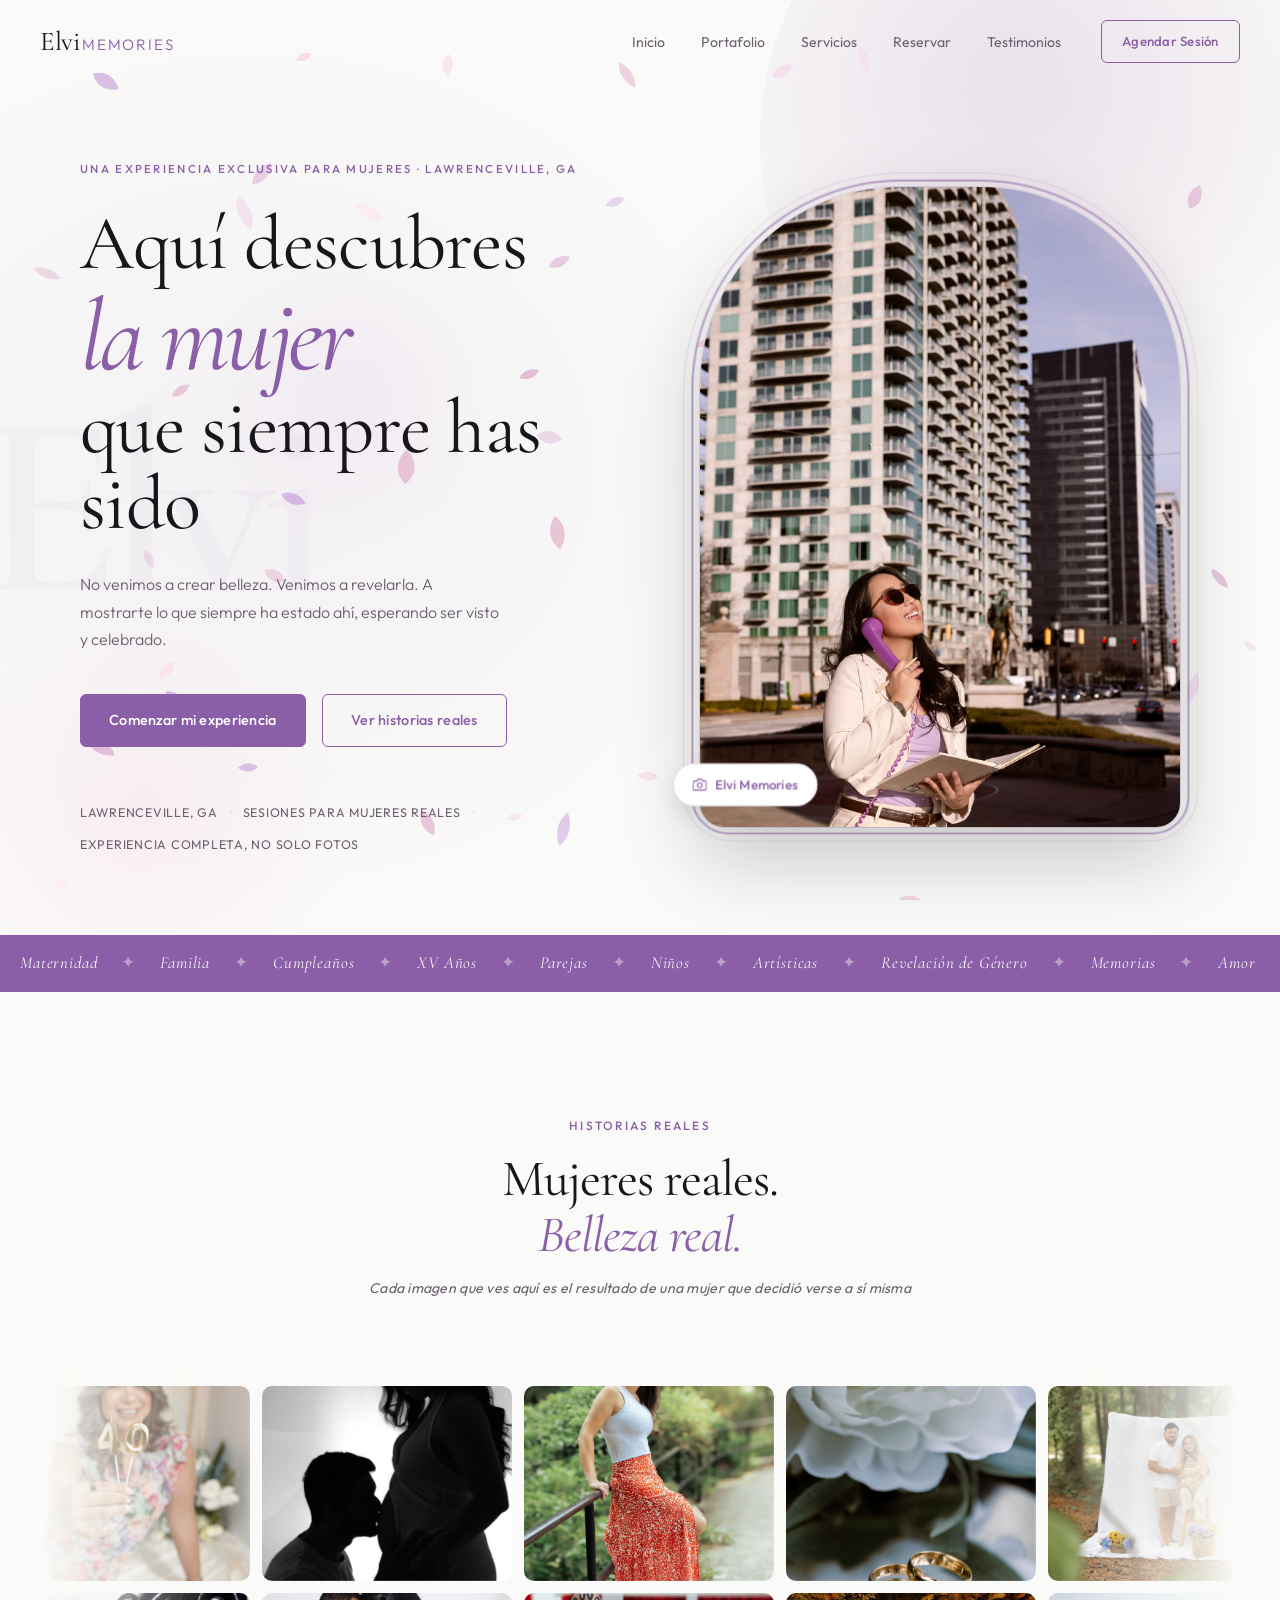
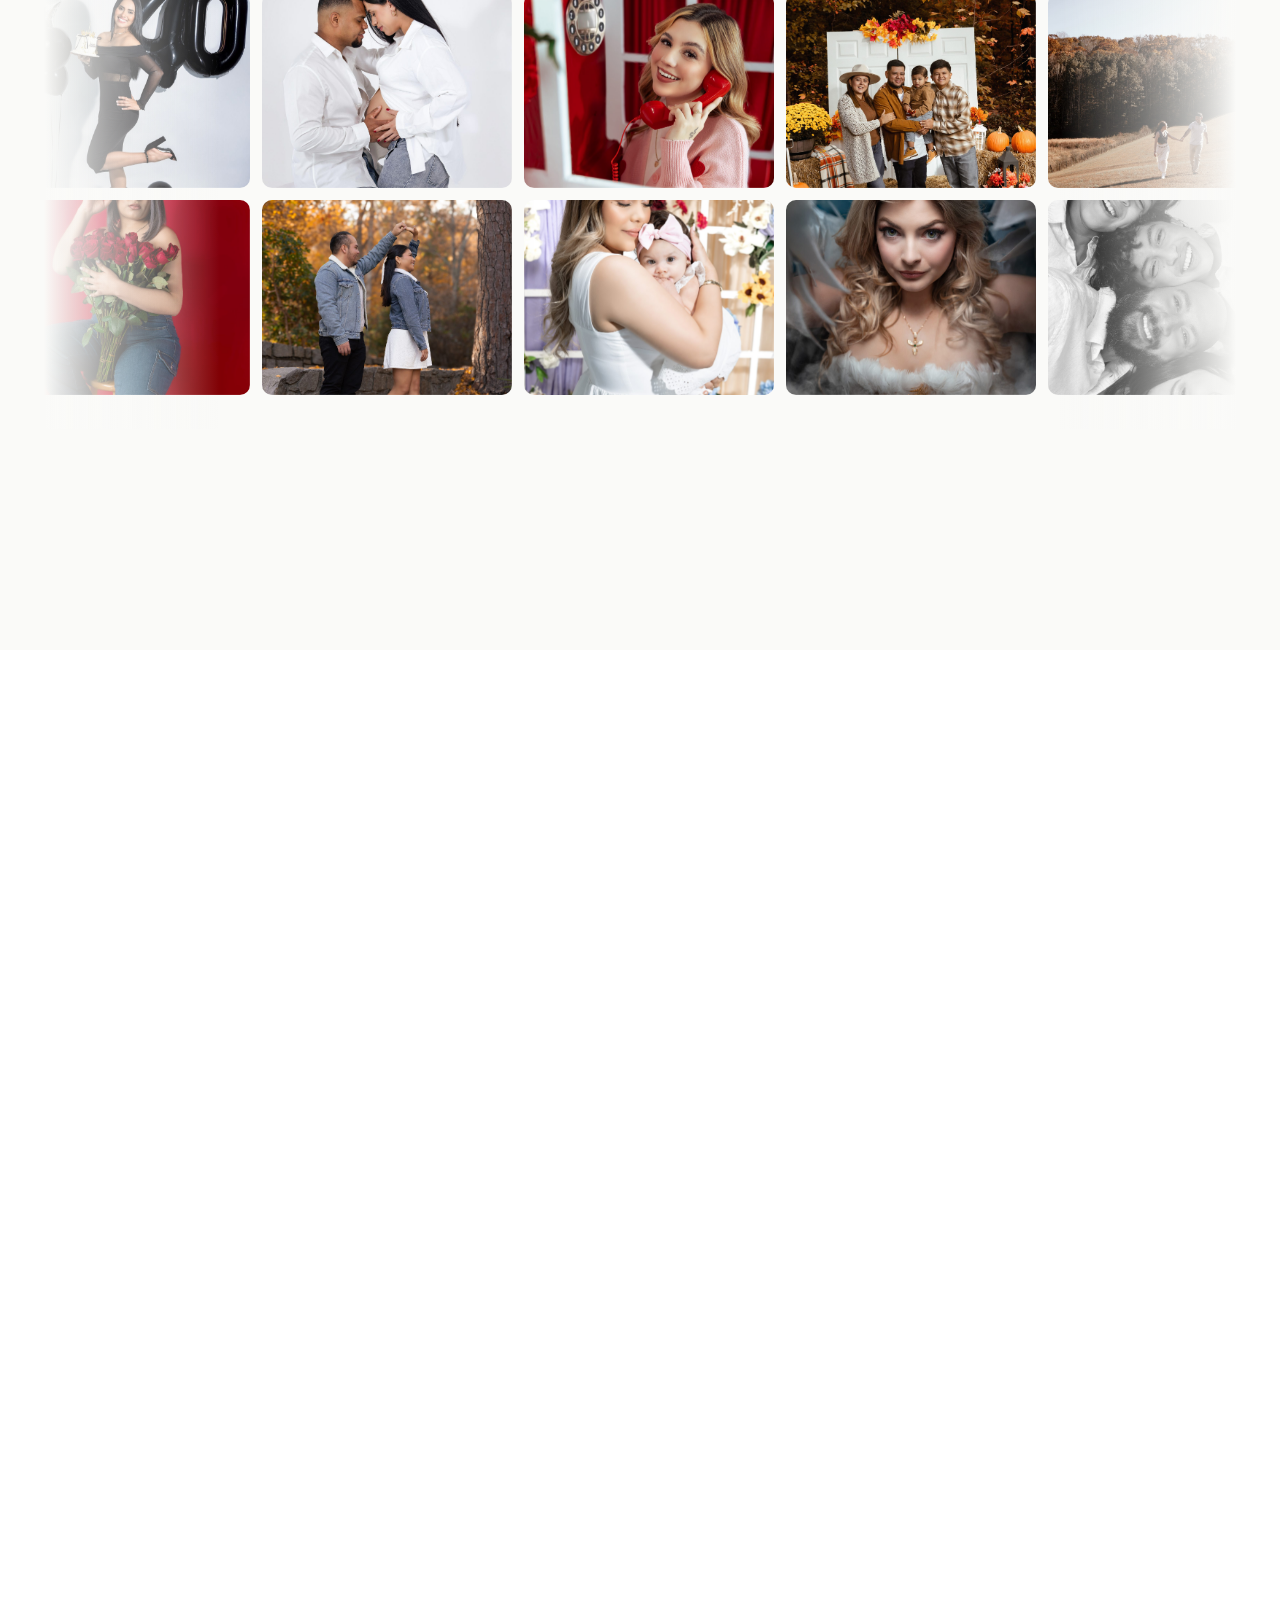
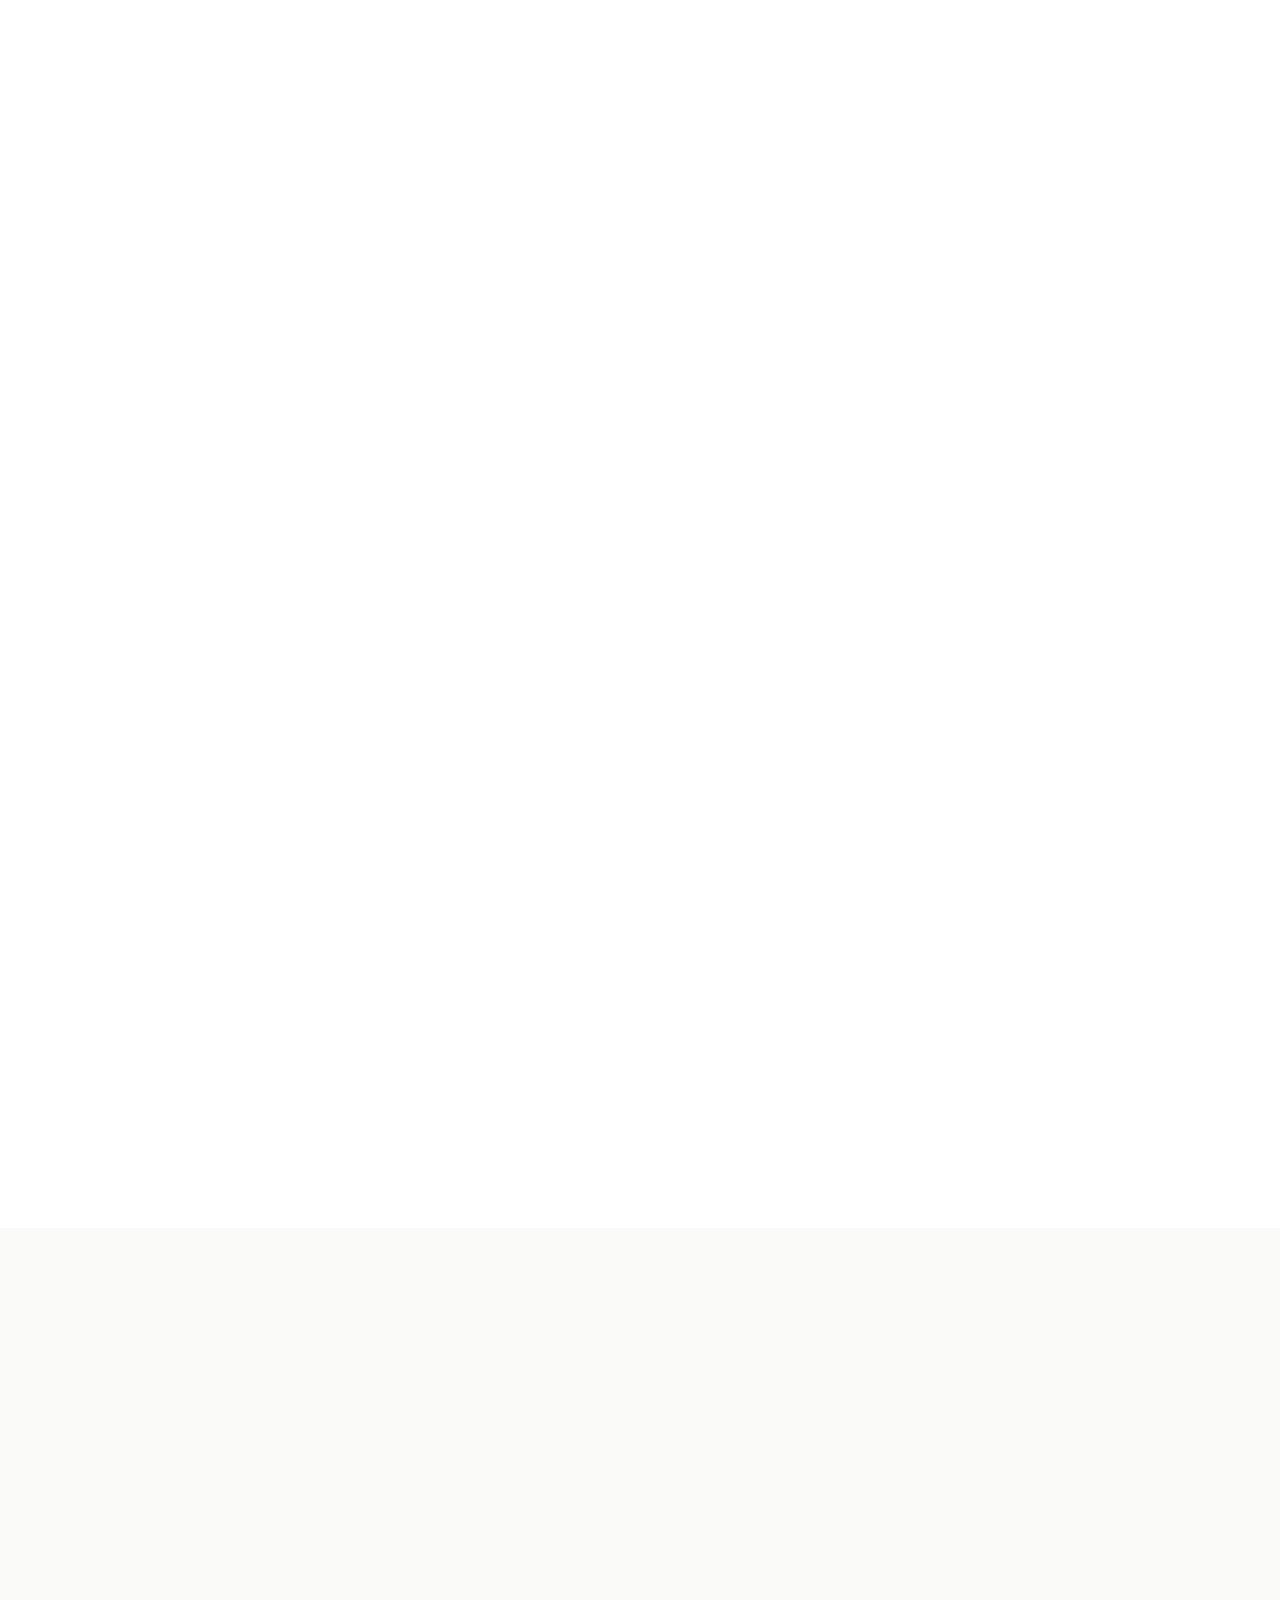
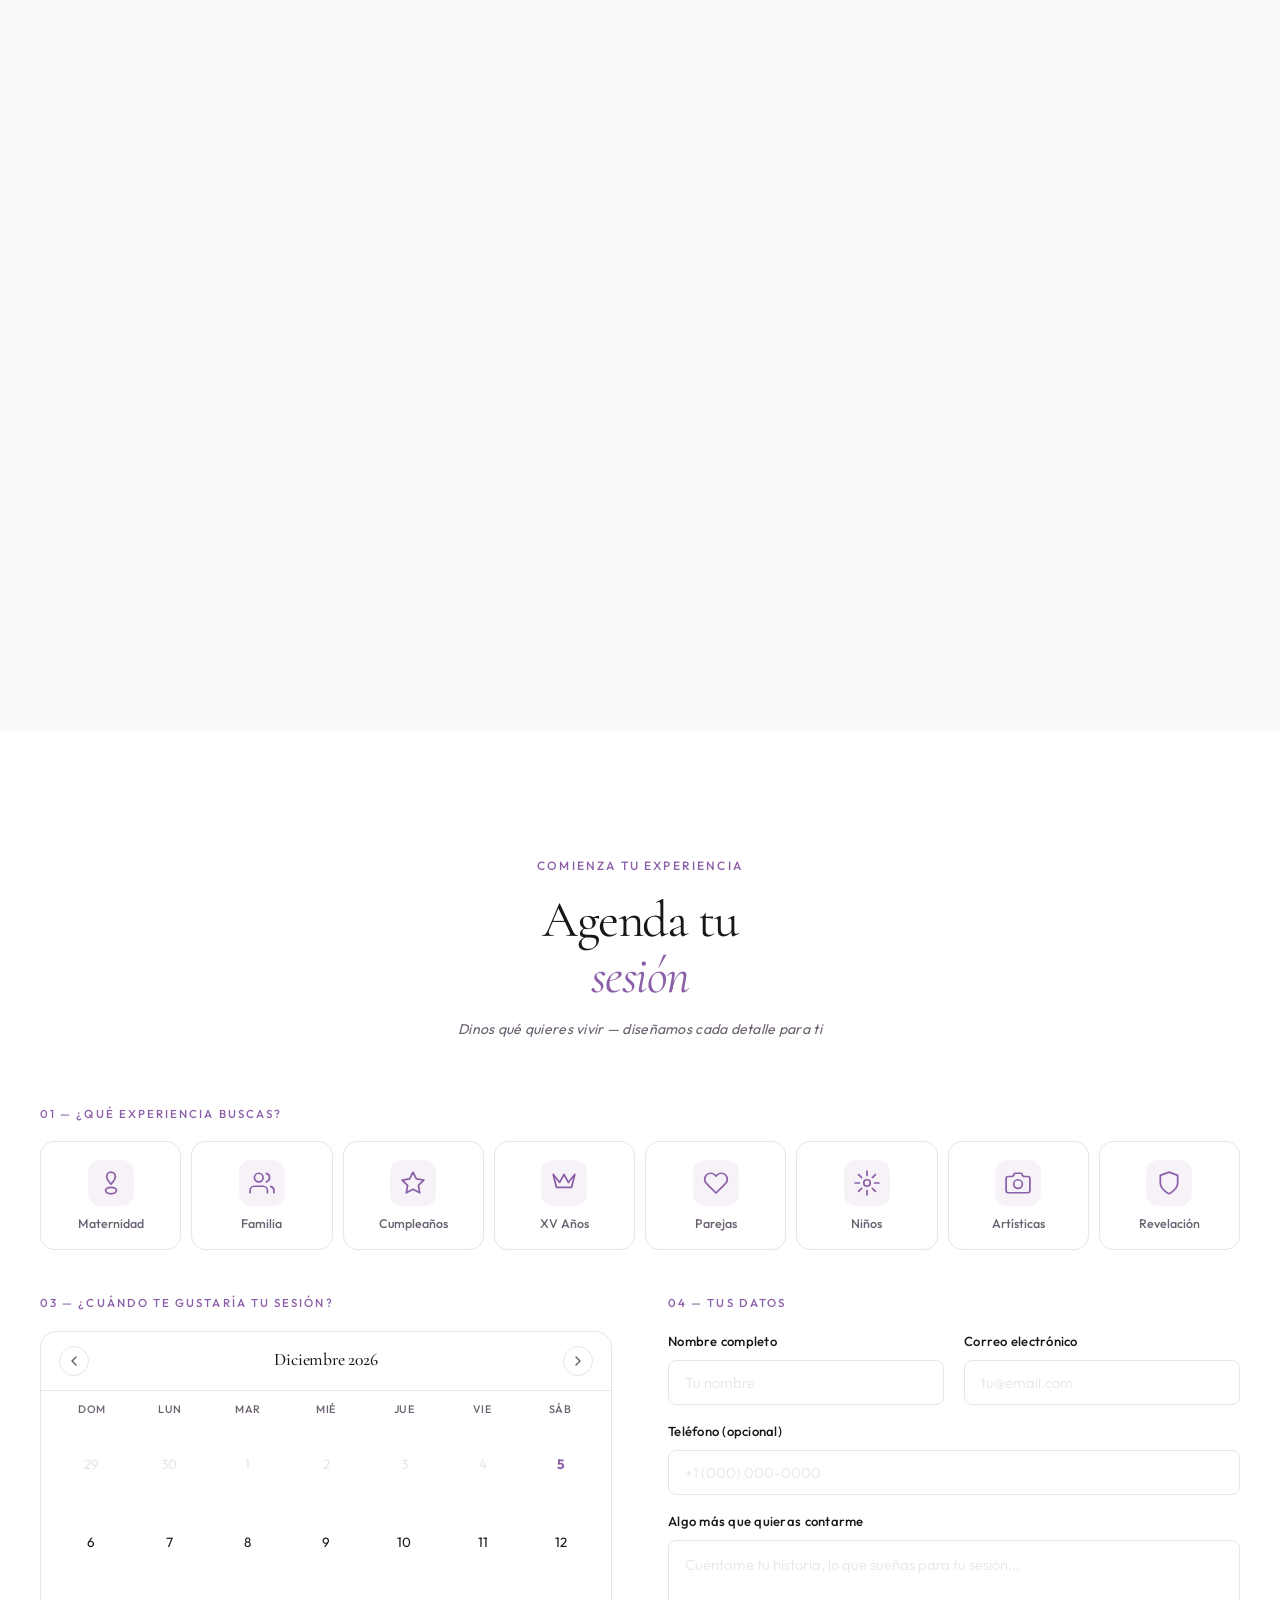
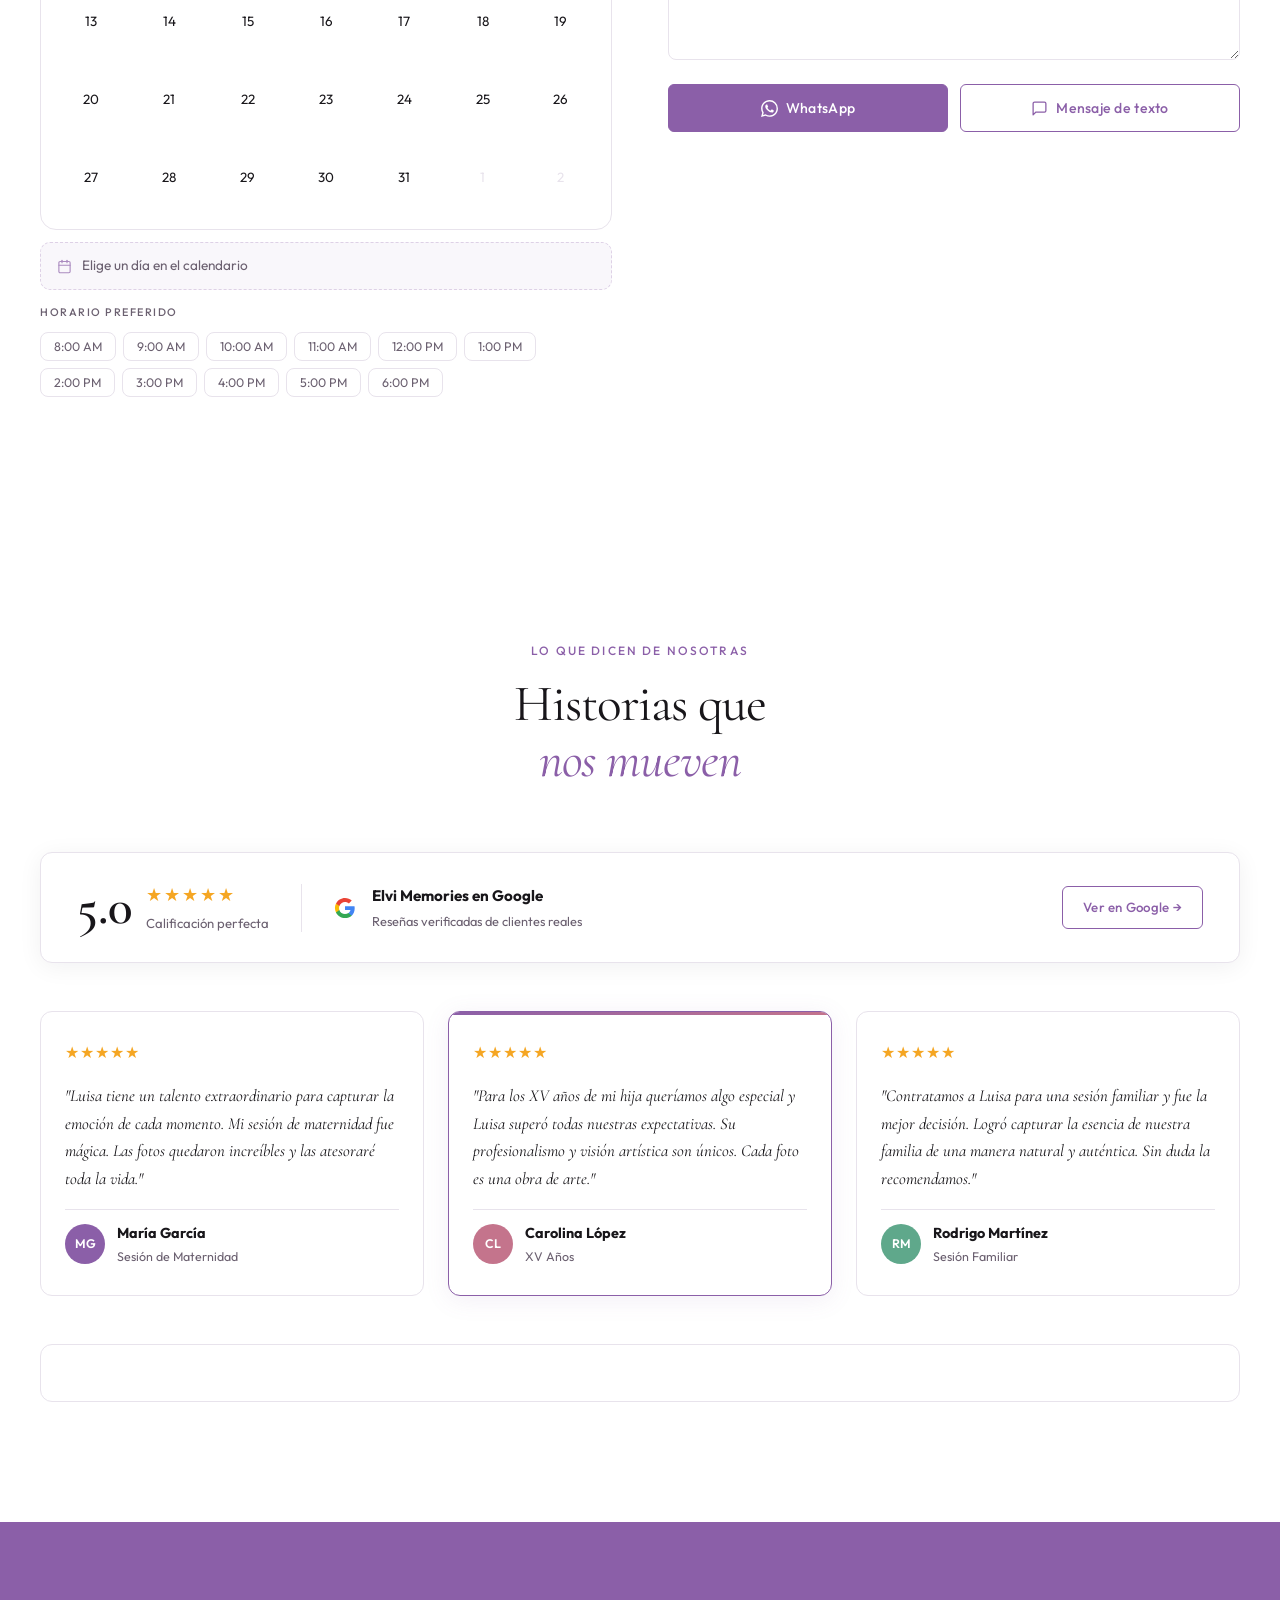
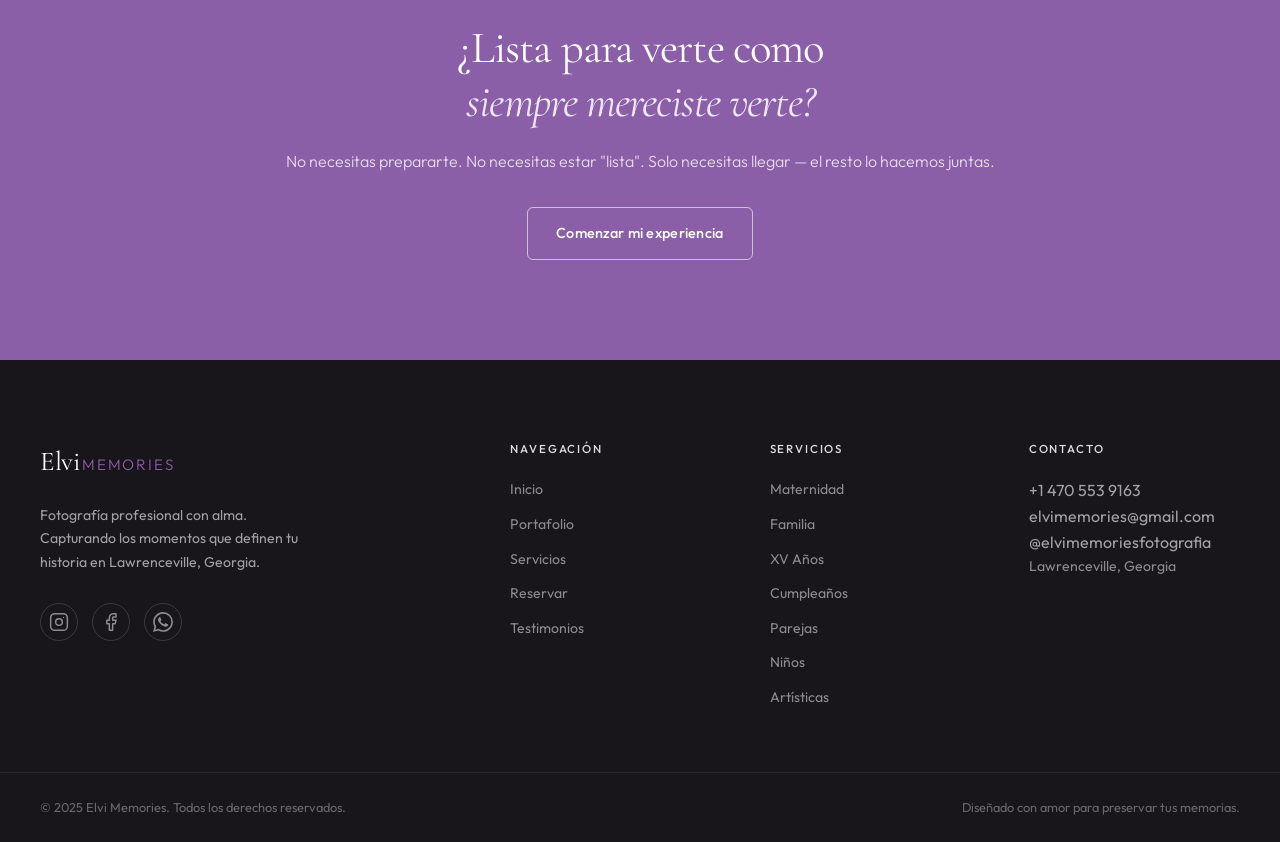
<file: index.html>
<!DOCTYPE html>
<html lang="es">
<head>
  <meta charset="UTF-8" />
  <meta name="viewport" content="width=device-width, initial-scale=1.0" />
  <title>Elvi Memories — Fotografía Profesional en Lawrenceville, Georgia</title>
  <meta name="description" content="Estudio de fotografía profesional en Lawrenceville, Georgia. Maternidad, familia, cumpleaños, XV años, parejas y branding personal." />
  <link rel="icon" type="image/svg+xml" href="favicon.svg" />
  <link rel="preconnect" href="https://fonts.googleapis.com" />
  <link rel="preconnect" href="https://fonts.gstatic.com" crossorigin />
  <link href="https://fonts.googleapis.com/css2?family=Cormorant+Garamond:wght@400;500;600&family=Outfit:wght@300;400;500;600&display=swap" rel="stylesheet" />
  <link rel="stylesheet" href="styles.css" />
</head>
<body>

  <!-- Skip to content -->
  <a href="#inicio" class="skip-link">Ir al contenido principal</a>

  <!-- Floating petals canvas -->
  <canvas id="petals-canvas" aria-hidden="true"></canvas>

  <!-- Scroll progress bar -->
  <div class="scroll-progress" id="scrollProgress"></div>

  <header class="navbar" id="navbar">
    <div class="container navbar__inner">
      <a href="#inicio" class="navbar__logo">
        <span class="logo-elvi">Elvi</span><span class="logo-memories">Memories</span>
      </a>
      <nav class="navbar__links" id="navLinks">
        <a href="#inicio">Inicio</a>
        <a href="#portafolio">Portafolio</a>
        <a href="#servicios">Servicios</a>
        <a href="#reserva">Reservar</a>
        <a href="#testimonios">Testimonios</a>
      </nav>
      <a href="#reserva" class="btn btn--outline btn--sm navbar__cta">Agendar Sesión</a>
      <button class="navbar__toggle" id="menuToggle" aria-label="Abrir menú">
        <svg width="24" height="24" viewBox="0 0 24 24" fill="none" stroke="currentColor" stroke-width="1.8" stroke-linecap="round">
          <line x1="3" y1="6" x2="21" y2="6"/>
          <line x1="3" y1="12" x2="21" y2="12"/>
          <line x1="3" y1="18" x2="21" y2="18"/>
        </svg>
      </button>
    </div>
  </header>

  <div class="mobile-menu" id="mobileMenu">
    <button class="mobile-menu__close" id="menuClose" aria-label="Cerrar menú">
      <svg width="24" height="24" viewBox="0 0 24 24" fill="none" stroke="currentColor" stroke-width="1.8" stroke-linecap="round">
        <line x1="18" y1="6" x2="6" y2="18"/>
        <line x1="6" y1="6" x2="18" y2="18"/>
      </svg>
    </button>
    <nav class="mobile-menu__links">
      <a href="#inicio">Inicio</a>
      <a href="#portafolio">Portafolio</a>
      <a href="#servicios">Servicios</a>
      <a href="#reserva">Reservar</a>
      <a href="#testimonios">Testimonios</a>
      <a href="#reserva" class="btn btn--primary">Agendar Sesión</a>
    </nav>
  </div>

  <main>

    <section class="hero" id="inicio">
      <div class="hero__blob hero__blob--1" aria-hidden="true"></div>
      <div class="hero__blob hero__blob--2" aria-hidden="true"></div>
      <div class="hero__blob hero__blob--3" aria-hidden="true"></div>

      <div class="hero__split">

        <!-- Lado izquierdo: texto -->
        <div class="hero__left">
          <span class="hero__watermark" aria-hidden="true">Elvi</span>
          <span class="hero__eyebrow">Una experiencia exclusiva para mujeres · Lawrenceville, GA</span>
          <h1 class="hero__title">
            <span class="hero__line">Aquí descubres</span>
            <span class="hero__line hero__line--accent"><em>la mujer</em></span>
            <span class="hero__line">que siempre has sido</span>
          </h1>
          <p class="hero__desc">No venimos a crear belleza. Venimos a revelarla. A mostrarte lo que siempre ha estado ahí, esperando ser visto y celebrado.</p>
          <div class="hero__actions">
            <a href="#experiencia" class="btn btn--primary">Comenzar mi experiencia</a>
            <a href="#portafolio" class="btn btn--outline">Ver historias reales</a>
          </div>
          <div class="hero__pillars">
            <span class="hero__pillar">Lawrenceville, GA</span>
            <span class="hero__pillar-sep">·</span>
            <span class="hero__pillar">Sesiones para mujeres reales</span>
            <span class="hero__pillar-sep">·</span>
            <span class="hero__pillar">Experiencia completa, no solo fotos</span>
          </div>
        </div>

        <!-- Lado derecho: foto -->
        <div class="hero__right" aria-hidden="true">
          <div class="hero__photo-frame">
            <img src="imagenes/hero/_74A5952.jpg" alt="Sesión fotográfica Elvi Memories" class="hero__photo" />
            <div class="hero__photo-tag">
              <svg width="14" height="14" viewBox="0 0 24 24" fill="none" stroke="currentColor" stroke-width="1.8" stroke-linecap="round" stroke-linejoin="round"><path d="M23 19a2 2 0 0 1-2 2H3a2 2 0 0 1-2-2V8a2 2 0 0 1 2-2h4l2-3h6l2 3h4a2 2 0 0 1 2 2z"/><circle cx="12" cy="13" r="4"/></svg>
              Elvi Memories
            </div>
          </div>
        </div>

      </div>
    </section>

    <div class="marquee-strip" aria-hidden="true">
      <div class="marquee-track">
        <span>Maternidad</span><span class="marquee-sep">✦</span>
        <span>Familia</span><span class="marquee-sep">✦</span>
        <span>Cumpleaños</span><span class="marquee-sep">✦</span>
        <span>XV Años</span><span class="marquee-sep">✦</span>
        <span>Parejas</span><span class="marquee-sep">✦</span>
        <span>Niños</span><span class="marquee-sep">✦</span>
        <span>Artísticas</span><span class="marquee-sep">✦</span>
        <span>Revelación de Género</span><span class="marquee-sep">✦</span>
        <span>Memorias</span><span class="marquee-sep">✦</span>
        <span>Amor</span><span class="marquee-sep">✦</span>
        <span>Belleza Real</span><span class="marquee-sep">✦</span>
        <span>Emociones</span><span class="marquee-sep">✦</span>
        <span>Experiencias</span><span class="marquee-sep">✦</span>
        <span>Momentos Únicos</span><span class="marquee-sep">✦</span>
        <span>Lawrenceville, GA</span><span class="marquee-sep">✦</span>
        <span>Elvi Memories</span><span class="marquee-sep">✦</span>
        <!-- duplicado para loop continuo -->
        <span>Maternidad</span><span class="marquee-sep">✦</span>
        <span>Familia</span><span class="marquee-sep">✦</span>
        <span>Cumpleaños</span><span class="marquee-sep">✦</span>
        <span>XV Años</span><span class="marquee-sep">✦</span>
        <span>Parejas</span><span class="marquee-sep">✦</span>
        <span>Niños</span><span class="marquee-sep">✦</span>
        <span>Artísticas</span><span class="marquee-sep">✦</span>
        <span>Revelación de Género</span><span class="marquee-sep">✦</span>
        <span>Memorias</span><span class="marquee-sep">✦</span>
        <span>Amor</span><span class="marquee-sep">✦</span>
        <span>Belleza Real</span><span class="marquee-sep">✦</span>
        <span>Emociones</span><span class="marquee-sep">✦</span>
        <span>Experiencias</span><span class="marquee-sep">✦</span>
        <span>Momentos Únicos</span><span class="marquee-sep">✦</span>
        <span>Lawrenceville, GA</span><span class="marquee-sep">✦</span>
        <span>Elvi Memories</span><span class="marquee-sep">✦</span>
      </div>
    </div>

    <section class="section" id="portafolio">
      <div class="container">
        <div class="section-header section-header--center reveal">
          <span class="section-label">Historias reales</span>
          <h2 class="section-title">Mujeres reales.<br><em>Belleza real.</em></h2>
          <p class="section-subtitle">Cada imagen que ves aquí es el resultado de una mujer que decidió verse a sí misma</p>
        </div>
      </div>

      <div class="reel-gallery">

        <!-- Fila 1: izquierda -->
        <div class="reel-row">
          <div class="reel-track reel-track--left">
            <div class="reel-img" data-cat="Cumpleaños"><img src="imagenes/cumpleanos/_74A9393.jpg"        alt="Cumpleaños" loading="lazy" /></div>
            <div class="reel-img" data-cat="Maternidad"><img src="imagenes/maternidad/174A1058.jpg"        alt="Maternidad" loading="lazy" /></div>
            <div class="reel-img" data-cat="Artísticas"><img src="imagenes/Artisticas/174A3796.jpg"        alt="Artísticas" loading="lazy" /></div>
            <div class="reel-img" data-cat="Parejas"   ><img src="imagenes/parejas/174A2649.jpg"           alt="Parejas"    loading="lazy" /></div>
            <div class="reel-img" data-cat="Familia"   ><img src="imagenes/familia/174A0095.jpg"           alt="Familia"    loading="lazy" /></div>
            <div class="reel-img" data-cat="Cumpleaños"><img src="imagenes/cumpleanos/174A4355.jpg"        alt="Cumpleaños" loading="lazy" /></div>
            <div class="reel-img" data-cat="Niños"     ><img src="imagenes/Ninos/_74A4275.jpg"             alt="Niños"      loading="lazy" /></div>
            <div class="reel-img" data-cat="Maternidad"><img src="imagenes/maternidad/_74A9072-2.jpg"      alt="Maternidad" loading="lazy" /></div>
            <!-- duplicados -->
            <div class="reel-img" data-cat="Cumpleaños" aria-hidden="true"><img src="imagenes/cumpleanos/_74A9393.jpg"   alt="" loading="lazy" /></div>
            <div class="reel-img" data-cat="Maternidad" aria-hidden="true"><img src="imagenes/maternidad/174A1058.jpg"   alt="" loading="lazy" /></div>
            <div class="reel-img" data-cat="Artísticas" aria-hidden="true"><img src="imagenes/Artisticas/174A3796.jpg"  alt="" loading="lazy" /></div>
            <div class="reel-img" data-cat="Parejas"    aria-hidden="true"><img src="imagenes/parejas/174A2649.jpg"      alt="" loading="lazy" /></div>
            <div class="reel-img" data-cat="Familia"    aria-hidden="true"><img src="imagenes/familia/174A0095.jpg"      alt="" loading="lazy" /></div>
            <div class="reel-img" data-cat="Cumpleaños" aria-hidden="true"><img src="imagenes/cumpleanos/174A4355.jpg"  alt="" loading="lazy" /></div>
            <div class="reel-img" data-cat="Niños"      aria-hidden="true"><img src="imagenes/Ninos/_74A4275.jpg"        alt="" loading="lazy" /></div>
            <div class="reel-img" data-cat="Maternidad" aria-hidden="true"><img src="imagenes/maternidad/_74A9072-2.jpg" alt="" loading="lazy" /></div>
          </div>
        </div>

        <!-- Fila 2: derecha -->
        <div class="reel-row">
          <div class="reel-track reel-track--right">
            <div class="reel-img" data-cat="Cumpleaños"><img src="imagenes/cumpleanos/IMG_1706.jpg"             alt="Cumpleaños" loading="lazy" /></div>
            <div class="reel-img" data-cat="Maternidad"><img src="imagenes/maternidad/174A7840-2-Edit-2.jpg"    alt="Maternidad" loading="lazy" /></div>
            <div class="reel-img" data-cat="Artísticas"><img src="imagenes/Artisticas/_74A5219.jpg"             alt="Artísticas" loading="lazy" /></div>
            <div class="reel-img" data-cat="Familia"   ><img src="imagenes/familia/174A9454.jpg"                alt="Familia"    loading="lazy" /></div>
            <div class="reel-img" data-cat="Parejas"   ><img src="imagenes/parejas/Tezza-6346.jpg"              alt="Parejas"    loading="lazy" /></div>
            <div class="reel-img" data-cat="Artísticas"><img src="imagenes/Artisticas/IMG_4901-2.jpg"           alt="Artísticas" loading="lazy" /></div>
            <div class="reel-img" data-cat="Revelación"><img src="imagenes/revelacion/174A7490.jpg"             alt="Revelación" loading="lazy" /></div>
            <div class="reel-img" data-cat="Cumpleaños"><img src="imagenes/cumpleanos/IMG_9764.jpg"             alt="Cumpleaños" loading="lazy" /></div>
            <!-- duplicados -->
            <div class="reel-img" data-cat="Cumpleaños" aria-hidden="true"><img src="imagenes/cumpleanos/IMG_1706.jpg"           alt="" loading="lazy" /></div>
            <div class="reel-img" data-cat="Maternidad" aria-hidden="true"><img src="imagenes/maternidad/174A7840-2-Edit-2.jpg"  alt="" loading="lazy" /></div>
            <div class="reel-img" data-cat="Artísticas" aria-hidden="true"><img src="imagenes/Artisticas/_74A5219.jpg"           alt="" loading="lazy" /></div>
            <div class="reel-img" data-cat="Familia"    aria-hidden="true"><img src="imagenes/familia/174A9454.jpg"              alt="" loading="lazy" /></div>
            <div class="reel-img" data-cat="Parejas"    aria-hidden="true"><img src="imagenes/parejas/Tezza-6346.jpg"            alt="" loading="lazy" /></div>
            <div class="reel-img" data-cat="Artísticas" aria-hidden="true"><img src="imagenes/Artisticas/IMG_4901-2.jpg"         alt="" loading="lazy" /></div>
            <div class="reel-img" data-cat="Revelación" aria-hidden="true"><img src="imagenes/revelacion/174A7490.jpg"           alt="" loading="lazy" /></div>
            <div class="reel-img" data-cat="Cumpleaños" aria-hidden="true"><img src="imagenes/cumpleanos/IMG_9764.jpg"           alt="" loading="lazy" /></div>
          </div>
        </div>

        <!-- Fila 3: izquierda lenta -->
        <div class="reel-row">
          <div class="reel-track reel-track--slow">
            <div class="reel-img" data-cat="Artísticas"><img src="imagenes/Artisticas/174A0179-3.jpg"   alt="Artísticas" loading="lazy" /></div>
            <div class="reel-img" data-cat="Parejas"   ><img src="imagenes/parejas/174A9198.jpg"        alt="Parejas"    loading="lazy" /></div>
            <div class="reel-img" data-cat="Maternidad"><img src="imagenes/maternidad/_74A9748.jpg"     alt="Maternidad" loading="lazy" /></div>
            <div class="reel-img" data-cat="Artísticas"><img src="imagenes/Artisticas/IMG_8484.jpg"     alt="Artísticas" loading="lazy" /></div>
            <div class="reel-img" data-cat="Familia"   ><img src="imagenes/familia/_74A8917-299.jpg"    alt="Familia"    loading="lazy" /></div>
            <div class="reel-img" data-cat="Cumpleaños"><img src="imagenes/cumpleanos/IMG_3473.jpg"     alt="Cumpleaños" loading="lazy" /></div>
            <div class="reel-img" data-cat="Niños"     ><img src="imagenes/Ninos/IMG_3502.jpg"          alt="Niños"      loading="lazy" /></div>
            <div class="reel-img" data-cat="Artísticas"><img src="imagenes/Artisticas/_74A8416.jpg"     alt="Artísticas" loading="lazy" /></div>
            <!-- duplicados -->
            <div class="reel-img" data-cat="Artísticas" aria-hidden="true"><img src="imagenes/Artisticas/174A0179-3.jpg"  alt="" loading="lazy" /></div>
            <div class="reel-img" data-cat="Parejas"    aria-hidden="true"><img src="imagenes/parejas/174A9198.jpg"       alt="" loading="lazy" /></div>
            <div class="reel-img" data-cat="Maternidad" aria-hidden="true"><img src="imagenes/maternidad/_74A9748.jpg"    alt="" loading="lazy" /></div>
            <div class="reel-img" data-cat="Artísticas" aria-hidden="true"><img src="imagenes/Artisticas/IMG_8484.jpg"    alt="" loading="lazy" /></div>
            <div class="reel-img" data-cat="Familia"    aria-hidden="true"><img src="imagenes/familia/_74A8917-299.jpg"   alt="" loading="lazy" /></div>
            <div class="reel-img" data-cat="Cumpleaños" aria-hidden="true"><img src="imagenes/cumpleanos/IMG_3473.jpg"   alt="" loading="lazy" /></div>
            <div class="reel-img" data-cat="Niños"      aria-hidden="true"><img src="imagenes/Ninos/IMG_3502.jpg"         alt="" loading="lazy" /></div>
            <div class="reel-img" data-cat="Artísticas" aria-hidden="true"><img src="imagenes/Artisticas/_74A8416.jpg"   alt="" loading="lazy" /></div>
          </div>
        </div>

        <div class="reel-fade-left" aria-hidden="true"></div>
        <div class="reel-fade-right" aria-hidden="true"></div>
      </div>

      <div class="container">
        <div class="portfolio-footer reveal">
          <a href="https://www.instagram.com/elvimemoriesfotografia/" target="_blank" rel="noopener" class="btn btn--outline">
            <svg width="18" height="18" viewBox="0 0 24 24" fill="none" stroke="currentColor" stroke-width="1.8" stroke-linecap="round" stroke-linejoin="round"><rect x="2" y="2" width="20" height="20" rx="5" ry="5"/><circle cx="12" cy="12" r="4"/><circle cx="17.5" cy="6.5" r="0.8" fill="currentColor" stroke="none"/></svg>
            Ver más en Instagram
          </a>
        </div>
      </div>
    </section>

    <section class="section section--alt" id="sobre-mi">
      <div class="container">
        <div class="about__grid">
          <div class="about__photo-wrap reveal-left">
            <div class="about__photo-slider">
              <img src="imagenes/perfil/Tezza-0017.jpg" class="about__slide active" alt="Luisa — Elvi Memories" />
              <img src="imagenes/perfil/_74A5952.jpg"   class="about__slide"        alt="Luisa — Elvi Memories" />
            </div>
            <div class="about__photo-dots">
              <span class="about__dot active"></span>
              <span class="about__dot"></span>
            </div>
          </div>
          <div class="about__content reveal-right">
            <span class="section-label">Nuestra filosofía</span>
            <h2 class="about__title">No soy fotógrafa.<br><em>Soy creadora<br>de experiencias.</em></h2>
            <p>La cámara es nuestra herramienta, pero nuestra verdadera misión es otra: despertar el amor propio que muchas veces ha estado dormido, sacar a la luz esa belleza interior que a veces tú misma no puedes ver.</p>
            <p>Cada mujer que llega con nosotras sale diferente — no por las fotos, sino por la manera en que se ve a sí misma a partir de ese día.</p>
            <ul class="about__features">
              <li>Te escuchamos antes de fotografiarte</li>
              <li>Creamos un espacio seguro, sin juicios</li>
              <li>Te guiamos con paciencia y cariño</li>
              <li>Celebramos cada cuerpo, cada edad, cada historia</li>
            </ul>
            <a href="#experiencia" class="btn btn--primary">Conocer la experiencia</a>
          </div>
        </div>
      </div>
    </section>

    <section class="section section--alt exp-section" id="experiencia">
      <div class="container">
        <div class="section-header section-header--center reveal">
          <span class="section-label">Cómo funciona</span>
          <h2 class="section-title">Una experiencia<br><em>completa</em></h2>
          <p class="section-subtitle">Desde el primer mensaje hasta la entrega de tus imágenes, cada paso está pensado para ti</p>
        </div>
        <div class="exp-steps">

          <div class="exp-step reveal">
            <div class="exp-step__icon">
              <svg width="26" height="26" viewBox="0 0 24 24" fill="none" stroke="currentColor" stroke-width="1.6" stroke-linecap="round" stroke-linejoin="round"><path d="M21 15a2 2 0 0 1-2 2H7l-4 4V5a2 2 0 0 1 2-2h14a2 2 0 0 1 2 2z"/></svg>
            </div>
            <span class="exp-step__num">01</span>
            <div class="exp-step__content">
              <h3>Una conversación previa</h3>
              <p>Antes de encontrarnos, hablamos. Quiero saber quién eres, qué quieres transformar y qué te mueve. Esta sesión empieza mucho antes de que llegues.</p>
            </div>
          </div>

          <div class="exp-step reveal">
            <div class="exp-step__icon">
              <svg width="26" height="26" viewBox="0 0 24 24" fill="none" stroke="currentColor" stroke-width="1.6" stroke-linecap="round" stroke-linejoin="round"><path d="M20.84 4.61a5.5 5.5 0 0 0-7.78 0L12 5.67l-1.06-1.06a5.5 5.5 0 0 0-7.78 7.78l1.06 1.06L12 21.23l7.78-7.78 1.06-1.06a5.5 5.5 0 0 0 0-7.78z"/></svg>
            </div>
            <span class="exp-step__num">02</span>
            <div class="exp-step__content">
              <h3>Acompañamiento emocional</h3>
              <p>No estás sola en ningún momento. Te guío, te sostengo y te celebro en cada parte de la experiencia. Aquí puedes ser exactamente quien eres.</p>
            </div>
          </div>

          <div class="exp-step reveal">
            <div class="exp-step__icon">
              <svg width="26" height="26" viewBox="0 0 24 24" fill="none" stroke="currentColor" stroke-width="1.6" stroke-linecap="round" stroke-linejoin="round"><path d="M23 19a2 2 0 0 1-2 2H3a2 2 0 0 1-2-2V8a2 2 0 0 1 2-2h4l2-3h6l2 3h4a2 2 0 0 1 2 2z"/><circle cx="12" cy="13" r="4"/></svg>
            </div>
            <span class="exp-step__num">03</span>
            <div class="exp-step__content">
              <h3>Guía profesional completa</h3>
              <p>Poses, expresiones, luz — me encargo de todo para que tú solo tengas que sentirte. Sin poses forzadas. Sin nada que no seas tú.</p>
            </div>
          </div>

          <div class="exp-step reveal">
            <div class="exp-step__icon">
              <svg width="26" height="26" viewBox="0 0 24 24" fill="none" stroke="currentColor" stroke-width="1.6" stroke-linecap="round" stroke-linejoin="round"><circle cx="12" cy="12" r="5"/><line x1="12" y1="1" x2="12" y2="3"/><line x1="12" y1="21" x2="12" y2="23"/><line x1="4.22" y1="4.22" x2="5.64" y2="5.64"/><line x1="18.36" y1="18.36" x2="19.78" y2="19.78"/><line x1="1" y1="12" x2="3" y2="12"/><line x1="21" y1="12" x2="23" y2="12"/><line x1="4.22" y1="19.78" x2="5.64" y2="18.36"/><line x1="18.36" y1="5.64" x2="19.78" y2="4.22"/></svg>
            </div>
            <span class="exp-step__num">04</span>
            <div class="exp-step__content">
              <h3>Tu espacio de redescubrimiento</h3>
              <p>Este es un espacio seguro donde no existen los estándares imposibles. Aquí celebramos cada cuerpo, cada edad, cada historia. Eres más que suficiente.</p>
            </div>
          </div>

          <div class="exp-step reveal">
            <div class="exp-step__icon">
              <svg width="26" height="26" viewBox="0 0 24 24" fill="none" stroke="currentColor" stroke-width="1.6" stroke-linecap="round" stroke-linejoin="round"><rect x="3" y="3" width="18" height="18" rx="2" ry="2"/><circle cx="8.5" cy="8.5" r="1.5"/><polyline points="21 15 16 10 5 21"/></svg>
            </div>
            <span class="exp-step__num">05</span>
            <div class="exp-step__content">
              <h3>Recuerdos que te recuerdan quién eres</h3>
              <p>Las imágenes que te entregamos no son solo fotos. Son el recordatorio visual de lo poderosa, bella y auténtica que siempre has sido.</p>
            </div>
          </div>

        </div>
        <div class="exp-quote reveal">
          <blockquote>"Tú ya eres hermosa.<br>Nosotras solo te ayudamos a verlo."</blockquote>
        </div>
      </div>
    </section>

    <section class="section" id="servicios">
      <div class="container">
        <div class="section-header section-header--center reveal">
          <span class="section-label">Tu experiencia</span>
          <h2 class="section-title">Cada mujer tiene<br>su <em>historia</em> única</h2>
          <p class="section-subtitle">Elige la experiencia que sientes que necesitas — todas están diseñadas para ti</p>
        </div>

        <div class="svc-carousel-wrap reveal">
          <div class="svc-carousel" id="svcCarousel">

            <div class="svc-card">
              <div class="svc-card__img">
                <img src="imagenes/maternidad/174A7840-2-Edit-2.jpg" alt="Maternidad" loading="lazy" />
              </div>
              <div class="svc-card__front">
                <span class="svc-card__num">01</span>
                <h3 class="svc-card__name">Maternidad</h3>
              </div>
              <div class="svc-card__hover">
                <span class="svc-card__num">01</span>
                <h3 class="svc-card__name">Maternidad</h3>
                <p class="svc-card__tagline"><em>La espera más poderosa</em></p>
                <p class="svc-card__desc">Estás creando vida. Esta experiencia celebra cada curva y conexión silenciosa — y te recuerda lo que realmente eres: una mujer increíble.</p>
                <a href="#reserva" class="svc-card__cta">Vivir esta experiencia →</a>
              </div>
            </div>

            <div class="svc-card">
              <div class="svc-card__img">
                <img src="imagenes/familia/174A9454.jpg" alt="Familia" loading="lazy" />
              </div>
              <div class="svc-card__front">
                <span class="svc-card__num">02</span>
                <h3 class="svc-card__name">Familia</h3>
              </div>
              <div class="svc-card__hover">
                <span class="svc-card__num">02</span>
                <h3 class="svc-card__name">Familia</h3>
                <p class="svc-card__tagline"><em>Para la mujer que lo da todo por los suyos</em></p>
                <p class="svc-card__desc">Mamá, también mereces ser vista. Esta experiencia te recuerda que tú eres el corazón de todo lo que ves en esas imágenes.</p>
                <a href="#reserva" class="svc-card__cta">Vivir esta experiencia →</a>
              </div>
            </div>

            <div class="svc-card">
              <div class="svc-card__img">
                <img src="imagenes/cumpleanos/174A4355.jpg" alt="Cumpleaños" loading="lazy" />
              </div>
              <div class="svc-card__front">
                <span class="svc-card__num">03</span>
                <h3 class="svc-card__name">Cumpleaños</h3>
              </div>
              <div class="svc-card__hover">
                <span class="svc-card__num">03</span>
                <h3 class="svc-card__name">Cumpleaños</h3>
                <p class="svc-card__tagline"><em>Celebra quién eres hoy</em></p>
                <p class="svc-card__desc">Cada año es un recordatorio de que sigues aquí, creciendo y brillando. Esta es una celebración de ti y todo lo que representas.</p>
                <a href="#reserva" class="svc-card__cta">Vivir esta experiencia →</a>
              </div>
            </div>

            <div class="svc-card">
              <div class="svc-card__img">
                <img src="imagenes/xv-anos/IMG_3609.jpg" alt="XV Años" loading="lazy" />
              </div>
              <div class="svc-card__front">
                <span class="svc-card__num">04</span>
                <h3 class="svc-card__name">XV Años</h3>
              </div>
              <div class="svc-card__hover">
                <span class="svc-card__num">04</span>
                <h3 class="svc-card__name">XV Años</h3>
                <p class="svc-card__tagline"><em>El día en que te conviertes en ti misma</em></p>
                <p class="svc-card__desc">Los quince no son solo una fecha — son el momento en que una niña descubre la mujer que es. Esta experiencia honra esa transformación.</p>
                <a href="#reserva" class="svc-card__cta">Vivir esta experiencia →</a>
              </div>
            </div>

            <div class="svc-card">
              <div class="svc-card__img">
                <img src="imagenes/parejas/Tezza-6346.jpg" alt="Parejas" loading="lazy" />
              </div>
              <div class="svc-card__front">
                <span class="svc-card__num">05</span>
                <h3 class="svc-card__name">Parejas</h3>
              </div>
              <div class="svc-card__hover">
                <span class="svc-card__num">05</span>
                <h3 class="svc-card__name">Parejas</h3>
                <p class="svc-card__tagline"><em>Dos historias que se convierten en una</em></p>
                <p class="svc-card__desc">La química, la complicidad, la ternura — todo lo que hace único a su amor, eternizado con autenticidad y sin poses forzadas.</p>
                <a href="#reserva" class="svc-card__cta">Vivir esta experiencia →</a>
              </div>
            </div>

            <div class="svc-card">
              <div class="svc-card__img">
                <img src="imagenes/Ninos/_74A4363.jpg" alt="Niños" loading="lazy" />
              </div>
              <div class="svc-card__front">
                <span class="svc-card__num">06</span>
                <h3 class="svc-card__name">Niños</h3>
              </div>
              <div class="svc-card__hover">
                <span class="svc-card__num">06</span>
                <h3 class="svc-card__name">Niños</h3>
                <p class="svc-card__tagline"><em>La alegría más pura del mundo</em></p>
                <p class="svc-card__desc">Los niños viven con una intensidad que los adultos olvidamos. Esta experiencia congela esa magia — sus risas, su curiosidad, su amor sin filtros.</p>
                <a href="#reserva" class="svc-card__cta">Vivir esta experiencia →</a>
              </div>
            </div>

            <div class="svc-card">
              <div class="svc-card__img">
                <img src="imagenes/Artisticas/IMG_4901-2.jpg" alt="Artísticas" loading="lazy" />
              </div>
              <div class="svc-card__front">
                <span class="svc-card__num">07</span>
                <h3 class="svc-card__name">Artísticas</h3>
              </div>
              <div class="svc-card__hover">
                <span class="svc-card__num">07</span>
                <h3 class="svc-card__name">Artísticas</h3>
                <p class="svc-card__tagline"><em>Tu versión más libre y sin límites</em></p>
                <p class="svc-card__desc">Conceptos únicos, escenarios creativos y una versión de ti que quizás no habías explorado. Aquí el arte y tú se fusionan.</p>
                <a href="#reserva" class="svc-card__cta">Vivir esta experiencia →</a>
              </div>
            </div>

          </div>

          <div class="svc-nav">
            <button class="svc-nav__btn" id="svcPrev" aria-label="Anterior">
              <svg width="20" height="20" viewBox="0 0 24 24" fill="none" stroke="currentColor" stroke-width="1.8" stroke-linecap="round" stroke-linejoin="round"><polyline points="15 18 9 12 15 6"/></svg>
            </button>
            <div class="svc-nav__dots" id="svcDots" role="tablist" aria-label="Servicios">
              <span class="svc-dot active" role="tab" aria-label="Maternidad" aria-selected="true"></span>
              <span class="svc-dot" role="tab" aria-label="Familia" aria-selected="false"></span>
              <span class="svc-dot" role="tab" aria-label="Cumpleaños" aria-selected="false"></span>
              <span class="svc-dot" role="tab" aria-label="XV Años" aria-selected="false"></span>
              <span class="svc-dot" role="tab" aria-label="Parejas" aria-selected="false"></span>
              <span class="svc-dot" role="tab" aria-label="Niños" aria-selected="false"></span>
              <span class="svc-dot" role="tab" aria-label="Artísticas" aria-selected="false"></span>
            </div>
            <button class="svc-nav__btn" id="svcNext" aria-label="Siguiente">
              <svg width="20" height="20" viewBox="0 0 24 24" fill="none" stroke="currentColor" stroke-width="1.8" stroke-linecap="round" stroke-linejoin="round"><polyline points="9 18 15 12 9 6"/></svg>
            </button>
          </div>
        </div>
      </div>
    </section>

    <section class="section section--alt" id="reserva">
      <div class="container">
        <div class="section-header section-header--center reveal">
          <span class="section-label">Comienza tu experiencia</span>
          <h2 class="section-title">Agenda tu<br><em>sesión</em></h2>
          <p class="section-subtitle">Dinos qué quieres vivir — diseñamos cada detalle para ti</p>
        </div>

        <form class="booking-wrap" id="bookingForm" novalidate>

          <!-- Paso 1: Tipo de sesión -->
          <div class="booking-block reveal">
            <span class="booking-block__label">01 &mdash; ¿Qué experiencia buscas?</span>
            <div class="session-grid">

              <button type="button" class="session-btn" data-session="Maternidad">
                <span class="session-btn__icon">
                  <svg width="26" height="26" viewBox="0 0 24 24" fill="none" stroke="currentColor" stroke-width="1.6" stroke-linecap="round" stroke-linejoin="round"><path d="M12 2a4 4 0 0 1 4 4c0 3-2.5 5.5-4 7-1.5-1.5-4-4-4-7a4 4 0 0 1 4-4z"/><ellipse cx="12" cy="19" rx="5" ry="3"/></svg>
                </span>
                <span class="session-btn__name">Maternidad</span>
              </button>

              <button type="button" class="session-btn" data-session="Familia">
                <span class="session-btn__icon">
                  <svg width="26" height="26" viewBox="0 0 24 24" fill="none" stroke="currentColor" stroke-width="1.6" stroke-linecap="round" stroke-linejoin="round"><path d="M17 21v-2a4 4 0 0 0-4-4H5a4 4 0 0 0-4 4v2"/><circle cx="9" cy="7" r="4"/><path d="M23 21v-2a4 4 0 0 0-3-3.87"/><path d="M16 3.13a4 4 0 0 1 0 7.75"/></svg>
                </span>
                <span class="session-btn__name">Familia</span>
              </button>

              <button type="button" class="session-btn" data-session="Cumpleaños">
                <span class="session-btn__icon">
                  <svg width="26" height="26" viewBox="0 0 24 24" fill="none" stroke="currentColor" stroke-width="1.6" stroke-linecap="round" stroke-linejoin="round"><polygon points="12 2 15.09 8.26 22 9.27 17 14.14 18.18 21.02 12 17.77 5.82 21.02 7 14.14 2 9.27 8.91 8.26 12 2"/></svg>
                </span>
                <span class="session-btn__name">Cumpleaños</span>
              </button>

              <button type="button" class="session-btn" data-session="XV Años">
                <span class="session-btn__icon">
                  <svg width="26" height="26" viewBox="0 0 24 24" fill="none" stroke="currentColor" stroke-width="1.6" stroke-linecap="round" stroke-linejoin="round"><path d="M2 4l3 12h14l3-12-6 7.5L12 4l-4 7.5L2 4z"/></svg>
                </span>
                <span class="session-btn__name">XV Años</span>
              </button>

              <button type="button" class="session-btn" data-session="Parejas">
                <span class="session-btn__icon">
                  <svg width="26" height="26" viewBox="0 0 24 24" fill="none" stroke="currentColor" stroke-width="1.6" stroke-linecap="round" stroke-linejoin="round"><path d="M20.84 4.61a5.5 5.5 0 0 0-7.78 0L12 5.67l-1.06-1.06a5.5 5.5 0 0 0-7.78 7.78l1.06 1.06L12 21.23l7.78-7.78 1.06-1.06a5.5 5.5 0 0 0 0-7.78z"/></svg>
                </span>
                <span class="session-btn__name">Parejas</span>
              </button>

              <button type="button" class="session-btn" data-session="Niños">
                <span class="session-btn__icon">
                  <svg width="26" height="26" viewBox="0 0 24 24" fill="none" stroke="currentColor" stroke-width="1.6" stroke-linecap="round" stroke-linejoin="round"><circle cx="12" cy="12" r="3"/><path d="M12 1v4M12 19v4M4.22 4.22l2.83 2.83M16.95 16.95l2.83 2.83M1 12h4M19 12h4M4.22 19.78l2.83-2.83M16.95 7.05l2.83-2.83"/></svg>
                </span>
                <span class="session-btn__name">Niños</span>
              </button>

              <button type="button" class="session-btn" data-session="Artísticas">
                <span class="session-btn__icon">
                  <svg width="26" height="26" viewBox="0 0 24 24" fill="none" stroke="currentColor" stroke-width="1.6" stroke-linecap="round" stroke-linejoin="round"><path d="M23 19a2 2 0 0 1-2 2H3a2 2 0 0 1-2-2V8a2 2 0 0 1 2-2h4l2-3h6l2 3h4a2 2 0 0 1 2 2z"/><circle cx="12" cy="13" r="4"/></svg>
                </span>
                <span class="session-btn__name">Artísticas</span>
              </button>

              <button type="button" class="session-btn" data-session="Revelación">
                <span class="session-btn__icon">
                  <svg width="26" height="26" viewBox="0 0 24 24" fill="none" stroke="currentColor" stroke-width="1.6" stroke-linecap="round" stroke-linejoin="round"><path d="M12 22s8-4 8-10V5l-8-3-8 3v7c0 6 8 10 8 10z"/></svg>
                </span>
                <span class="session-btn__name">Revelación</span>
              </button>

            </div>
          </div>

          <!-- Paso 2: Estilo (aparece al seleccionar sesión) -->
          <div class="booking-block booking-block--style" id="styleBlock">
            <span class="booking-block__label">02 &mdash; ¿Qué estilo prefieres?</span>
            <div class="style-grid" id="styleGrid"></div>
          </div>

          <!-- Paso 3 + 4: Calendario e información -->
          <div class="booking-bottom reveal">

            <!-- Calendario -->
            <div class="booking-cal-section">
              <span class="booking-block__label">03 &mdash; ¿Cuándo te gustaría tu sesión?</span>
              <div class="booking-cal" id="bookingCal">
                <div class="booking-cal__header">
                  <button type="button" class="booking-cal__nav" id="calPrev" aria-label="Mes anterior">
                    <svg width="16" height="16" viewBox="0 0 24 24" fill="none" stroke="currentColor" stroke-width="2.2" stroke-linecap="round" stroke-linejoin="round"><polyline points="15 18 9 12 15 6"/></svg>
                  </button>
                  <span class="booking-cal__month" id="calMonthLabel"></span>
                  <button type="button" class="booking-cal__nav" id="calNext" aria-label="Mes siguiente">
                    <svg width="16" height="16" viewBox="0 0 24 24" fill="none" stroke="currentColor" stroke-width="2.2" stroke-linecap="round" stroke-linejoin="round"><polyline points="9 18 15 12 9 6"/></svg>
                  </button>
                </div>
                <div class="booking-cal__weekdays">
                  <span>Dom</span><span>Lun</span><span>Mar</span><span>Mié</span><span>Jue</span><span>Vie</span><span>Sáb</span>
                </div>
                <div class="booking-cal__days" id="calDays"></div>
              </div>
              <div class="booking-cal__pick" id="calPickDisplay">
                <svg width="15" height="15" viewBox="0 0 24 24" fill="none" stroke="currentColor" stroke-width="1.8" stroke-linecap="round" stroke-linejoin="round"><rect x="3" y="4" width="18" height="18" rx="2"/><line x1="16" y1="2" x2="16" y2="6"/><line x1="8" y1="2" x2="8" y2="6"/><line x1="3" y1="10" x2="21" y2="10"/></svg>
                <span id="calPickText">Elige un día en el calendario</span>
              </div>
              <div class="booking-time-wrap">
                <span class="booking-time__label">Horario preferido</span>
                <div class="time-slots" id="timeSlots">
                  <button type="button" class="time-slot" data-time="8:00 AM">8:00 AM</button>
                  <button type="button" class="time-slot" data-time="9:00 AM">9:00 AM</button>
                  <button type="button" class="time-slot" data-time="10:00 AM">10:00 AM</button>
                  <button type="button" class="time-slot" data-time="11:00 AM">11:00 AM</button>
                  <button type="button" class="time-slot" data-time="12:00 PM">12:00 PM</button>
                  <button type="button" class="time-slot" data-time="1:00 PM">1:00 PM</button>
                  <button type="button" class="time-slot" data-time="2:00 PM">2:00 PM</button>
                  <button type="button" class="time-slot" data-time="3:00 PM">3:00 PM</button>
                  <button type="button" class="time-slot" data-time="4:00 PM">4:00 PM</button>
                  <button type="button" class="time-slot" data-time="5:00 PM">5:00 PM</button>
                  <button type="button" class="time-slot" data-time="6:00 PM">6:00 PM</button>
                </div>
              </div>
            </div>

            <!-- Datos personales -->
            <div class="booking-info-section">
              <span class="booking-block__label">04 &mdash; Tus datos</span>
              <div class="booking-fields">
                <div class="form-row">
                  <div class="form-group">
                    <label for="bNombre">Nombre completo</label>
                    <input type="text" id="bNombre" name="bNombre" placeholder="Tu nombre" required />
                  </div>
                  <div class="form-group">
                    <label for="bEmail">Correo electrónico</label>
                    <input type="email" id="bEmail" name="bEmail" placeholder="tu@email.com" required />
                  </div>
                </div>
                <div class="form-group">
                  <label for="bTelefono">Teléfono (opcional)</label>
                  <input type="tel" id="bTelefono" name="bTelefono" placeholder="+1 (000) 000-0000" />
                </div>
                <div class="form-group">
                  <label for="bMensaje">Algo más que quieras contarme</label>
                  <textarea id="bMensaje" name="bMensaje" rows="4" placeholder="Cuéntame tu historia, lo que sueñas para tu sesión..."></textarea>
                </div>
                <div class="booking-submit-wrap" id="bookingSubmitWrap">
                  <button type="button" class="btn btn--primary booking-submit-btn" id="submitWhatsapp">
                    <svg width="17" height="17" viewBox="0 0 24 24" fill="currentColor"><path d="M17.472 14.382c-.297-.149-1.758-.867-2.03-.967-.273-.099-.471-.148-.67.15-.197.297-.767.966-.94 1.164-.173.199-.347.223-.644.075-.297-.15-1.255-.463-2.39-1.475-.883-.788-1.48-1.761-1.653-2.059-.173-.297-.018-.458.13-.606.134-.133.298-.347.446-.52.149-.174.198-.298.298-.497.099-.198.05-.371-.025-.52-.075-.149-.669-1.612-.916-2.207-.242-.579-.487-.5-.669-.51-.173-.008-.371-.01-.57-.01-.198 0-.52.074-.792.372-.272.297-1.04 1.016-1.04 2.479 0 1.462 1.065 2.875 1.213 3.074.149.198 2.096 3.2 5.077 4.487.709.306 1.262.489 1.694.625.712.227 1.36.195 1.871.118.571-.085 1.758-.719 2.006-1.413.248-.694.248-1.289.173-1.413-.074-.124-.272-.198-.57-.347m-5.421 7.403h-.004a9.87 9.87 0 01-5.031-1.378l-.361-.214-3.741.982.998-3.648-.235-.374a9.86 9.86 0 01-1.51-5.26c.001-5.45 4.436-9.884 9.888-9.884 2.64 0 5.122 1.03 6.988 2.898a9.825 9.825 0 012.893 6.994c-.003 5.45-4.437 9.884-9.885 9.884m8.413-18.297A11.815 11.815 0 0012.05 0C5.495 0 .16 5.335.157 11.892c0 2.096.547 4.142 1.588 5.945L.057 24l6.305-1.654a11.882 11.882 0 005.683 1.448h.005c6.554 0 11.89-5.335 11.893-11.893a11.821 11.821 0 00-3.48-8.413z"/></svg>
                    WhatsApp
                  </button>
                  <button type="button" class="btn btn--outline booking-submit-btn" id="submitSMS">
                    <svg width="17" height="17" viewBox="0 0 24 24" fill="none" stroke="currentColor" stroke-width="1.8" stroke-linecap="round" stroke-linejoin="round"><path d="M21 15a2 2 0 0 1-2 2H7l-4 4V5a2 2 0 0 1 2-2h14a2 2 0 0 1 2 2z"/></svg>
                    Mensaje de texto
                  </button>
                </div>
                <div class="booking-success" id="bookingSuccess">
                  <div class="booking-success__icon">
                    <svg width="28" height="28" viewBox="0 0 24 24" fill="none" stroke="currentColor" stroke-width="2.5" stroke-linecap="round" stroke-linejoin="round"><polyline points="20 6 9 17 4 12"/></svg>
                  </div>
                  <h3>¡Solicitud enviada!</h3>
                  <p>Solo falta que aprueben tu reservación<br>para poder hacer el depósito.<br>Te contactaremos muy pronto.</p>
                </div>
              </div>
            </div>

          </div>

        </form>
      </div>
    </section>

    <section class="section section--alt" id="testimonios">
      <div class="container">

        <div class="section-header section-header--center reveal">
          <span class="section-label">Lo que dicen de nosotras</span>
          <h2 class="section-title">Historias que<br><em>nos mueven</em></h2>
        </div>

        <!-- Barra de calificación general -->
        <div class="rating-banner reveal">
          <div class="rating-banner__left">
            <span class="rating-big">5.0</span>
            <div class="rating-stars-row">
              <span class="rating-stars">★★★★★</span>
              <span class="rating-count">Calificación perfecta</span>
            </div>
          </div>
          <div class="rating-banner__divider"></div>
          <div class="rating-banner__google">
            <svg width="22" height="22" viewBox="0 0 24 24"><path d="M22.56 12.25c0-.78-.07-1.53-.2-2.25H12v4.26h5.92c-.26 1.37-1.04 2.53-2.21 3.31v2.77h3.57c2.08-1.92 3.28-4.74 3.28-8.09z" fill="#4285F4"/><path d="M12 23c2.97 0 5.46-.98 7.28-2.66l-3.57-2.77c-.98.66-2.23 1.06-3.71 1.06-2.86 0-5.29-1.93-6.16-4.53H2.18v2.84C3.99 20.53 7.7 23 12 23z" fill="#34A853"/><path d="M5.84 14.09c-.22-.66-.35-1.36-.35-2.09s.13-1.43.35-2.09V7.07H2.18C1.43 8.55 1 10.22 1 12s.43 3.45 1.18 4.93l3.66-2.84z" fill="#FBBC05"/><path d="M12 5.38c1.62 0 3.06.56 4.21 1.64l3.15-3.15C17.45 2.09 14.97 1 12 1 7.7 1 3.99 3.47 2.18 7.07l3.66 2.84c.87-2.6 3.3-4.53 6.16-4.53z" fill="#EA4335"/></svg>
            <div class="rating-banner__google-text">
              <strong>Elvi Memories en Google</strong>
              <span>Reseñas verificadas de clientes reales</span>
            </div>
            <a href="https://www.google.com/maps/search/Elvi+Memories+Lawrenceville+GA" target="_blank" rel="noopener" class="btn btn--outline btn--sm">Ver en Google →</a>
          </div>
        </div>

        <!-- Grid de reseñas -->
        <div class="reviews-grid reveal">

          <div class="review-card">
            <div class="review-card__top">
              <span class="review-card__stars">★★★★★</span>
            </div>
            <blockquote class="review-card__text">"Luisa tiene un talento extraordinario para capturar la emoción de cada momento. Mi sesión de maternidad fue mágica. Las fotos quedaron increíbles y las atesoraré toda la vida."</blockquote>
            <div class="review-card__author">
              <div class="review-card__avatar" style="background:#8B5FA8">MG</div>
              <div class="review-card__info">
                <strong>María García</strong>
                <span>Sesión de Maternidad</span>
              </div>
            </div>
          </div>

          <div class="review-card review-card--featured">
            <div class="review-card__top">
              <span class="review-card__stars">★★★★★</span>
            </div>
            <blockquote class="review-card__text">"Para los XV años de mi hija queríamos algo especial y Luisa superó todas nuestras expectativas. Su profesionalismo y visión artística son únicos. Cada foto es una obra de arte."</blockquote>
            <div class="review-card__author">
              <div class="review-card__avatar" style="background:#C4748C">CL</div>
              <div class="review-card__info">
                <strong>Carolina López</strong>
                <span>XV Años</span>
              </div>
            </div>
          </div>

          <div class="review-card">
            <div class="review-card__top">
              <span class="review-card__stars">★★★★★</span>
            </div>
            <blockquote class="review-card__text">"Contratamos a Luisa para una sesión familiar y fue la mejor decisión. Logró capturar la esencia de nuestra familia de una manera natural y auténtica. Sin duda la recomendamos."</blockquote>
            <div class="review-card__author">
              <div class="review-card__avatar" style="background:#5FA88B">RM</div>
              <div class="review-card__info">
                <strong>Rodrigo Martínez</strong>
                <span>Sesión Familiar</span>
              </div>
            </div>
          </div>

        </div>

        <!-- Elfsight Google Reviews — se actualiza automáticamente -->
        <div class="google-reviews-section reveal">
          <script src="https://elfsightcdn.com/platform.js" async></script>
          <div class="elfsight-app-d58c42fd-b990-4abe-82a8-a96c4454142a" data-elfsight-app-lazy></div>
        </div>

      </div>
    </section>

    <section class="cta-band">
      <div class="container cta-band__inner reveal">
        <h2 class="cta-band__title">¿Lista para verte como<br><em>siempre mereciste verte?</em></h2>
        <p class="cta-band__sub">No necesitas prepararte. No necesitas estar "lista". Solo necesitas llegar — el resto lo hacemos juntas.</p>
        <a href="#reserva" class="btn btn--white-outline">Comenzar mi experiencia</a>
      </div>
    </section>

  </main>

  <footer class="footer">
    <div class="container footer__grid">
      <div class="footer__brand">
        <a href="#inicio" class="navbar__logo">
          <span class="logo-elvi">Elvi</span><span class="logo-memories">Memories</span>
        </a>
        <p>Fotografía profesional con alma. Capturando los momentos que definen tu historia en Lawrenceville, Georgia.</p>
        <div class="footer__socials">
          <a href="https://www.instagram.com/elvimemoriesfotografia/" target="_blank" rel="noopener" aria-label="Instagram">
            <svg width="20" height="20" viewBox="0 0 24 24" fill="none" stroke="currentColor" stroke-width="1.8" stroke-linecap="round" stroke-linejoin="round"><rect x="2" y="2" width="20" height="20" rx="5" ry="5"/><circle cx="12" cy="12" r="4"/><circle cx="17.5" cy="6.5" r="0.8" fill="currentColor" stroke="none"/></svg>
          </a>
          <a href="https://www.facebook.com/elvimemories" target="_blank" rel="noopener" aria-label="Facebook">
            <svg width="20" height="20" viewBox="0 0 24 24" fill="none" stroke="currentColor" stroke-width="1.8" stroke-linecap="round" stroke-linejoin="round"><path d="M18 2h-3a5 5 0 0 0-5 5v3H7v4h3v8h4v-8h3l1-4h-4V7a1 1 0 0 1 1-1h3z"/></svg>
          </a>
          <a href="https://wa.me/14705539163" target="_blank" rel="noopener" aria-label="WhatsApp">
            <svg width="20" height="20" viewBox="0 0 24 24" fill="currentColor"><path d="M17.472 14.382c-.297-.149-1.758-.867-2.03-.967-.273-.099-.471-.148-.67.15-.197.297-.767.966-.94 1.164-.173.199-.347.223-.644.075-.297-.15-1.255-.463-2.39-1.475-.883-.788-1.48-1.761-1.653-2.059-.173-.297-.018-.458.13-.606.134-.133.298-.347.446-.52.149-.174.198-.298.298-.497.099-.198.05-.371-.025-.52-.075-.149-.669-1.612-.916-2.207-.242-.579-.487-.5-.669-.51-.173-.008-.371-.01-.57-.01-.198 0-.52.074-.792.372-.272.297-1.04 1.016-1.04 2.479 0 1.462 1.065 2.875 1.213 3.074.149.198 2.096 3.2 5.077 4.487.709.306 1.262.489 1.694.625.712.227 1.36.195 1.871.118.571-.085 1.758-.719 2.006-1.413.248-.694.248-1.289.173-1.413-.074-.124-.272-.198-.57-.347m-5.421 7.403h-.004a9.87 9.87 0 01-5.031-1.378l-.361-.214-3.741.982.998-3.648-.235-.374a9.86 9.86 0 01-1.51-5.26c.001-5.45 4.436-9.884 9.888-9.884 2.64 0 5.122 1.03 6.988 2.898a9.825 9.825 0 012.893 6.994c-.003 5.45-4.437 9.884-9.885 9.884m8.413-18.297A11.815 11.815 0 0012.05 0C5.495 0 .16 5.335.157 11.892c0 2.096.547 4.142 1.588 5.945L.057 24l6.305-1.654a11.882 11.882 0 005.683 1.448h.005c6.554 0 11.89-5.335 11.893-11.893a11.821 11.821 0 00-3.48-8.413z"/></svg>
          </a>
        </div>
      </div>
      <div class="footer__col">
        <h4 class="footer__heading">Navegación</h4>
        <nav>
          <a href="#inicio">Inicio</a>
          <a href="#portafolio">Portafolio</a>
          <a href="#servicios">Servicios</a>
          <a href="#reserva">Reservar</a>
          <a href="#testimonios">Testimonios</a>
        </nav>
      </div>
      <div class="footer__col">
        <h4 class="footer__heading">Servicios</h4>
        <nav>
          <a href="#servicios">Maternidad</a>
          <a href="#servicios">Familia</a>
          <a href="#servicios">XV Años</a>
          <a href="#servicios">Cumpleaños</a>
          <a href="#servicios">Parejas</a>
          <a href="#servicios">Niños</a>
          <a href="#servicios">Artísticas</a>
        </nav>
      </div>
      <div class="footer__col">
        <h4 class="footer__heading">Contacto</h4>
        <a href="tel:+14705539163">+1 470 553 9163</a>
        <a href="mailto:elvimemories@gmail.com">elvimemories@gmail.com</a>
        <a href="https://www.instagram.com/elvimemoriesfotografia/" target="_blank" rel="noopener">@elvimemoriesfotografia</a>
        <span>Lawrenceville, Georgia</span>
      </div>
    </div>
    <div class="footer__bottom">
      <div class="container footer__bottom-inner">
        <p>© 2025 Elvi Memories. Todos los derechos reservados.</p>
        <p>Diseñado con amor para preservar tus memorias.</p>
      </div>
    </div>
  </footer>

  <script src="script.js"></script>
</body>
</html>
</file>
<file: styles.css>
:root {
  --bg: #FAFAF8;
  --surface: #FFFFFF;
  --text: #18161A;
  --text-muted: #6B6070;
  --accent: #8B5FA8;
  --accent-hover: #7A4F96;
  --border: #E8E3EC;
  --font-display: 'Cormorant Garamond', serif;
  --font-body: 'Outfit', sans-serif;
  --shadow: 0 4px 24px rgba(24, 22, 26, 0.06);
  --radius: 12px;
  --transition: all 0.35s cubic-bezier(0.16, 1, 0.3, 1);
}

*, *::before, *::after {
  box-sizing: border-box;
  margin: 0;
  padding: 0;
}

html {
  scroll-behavior: smooth;
  -webkit-font-smoothing: antialiased;
}

body {
  background: var(--bg);
  color: var(--text);
  font-family: var(--font-body);
  font-weight: 400;
  line-height: 1.6;
  overflow-x: hidden;
}

img {
  display: block;
  max-width: 100%;
  height: auto;
}

a {
  color: inherit;
  text-decoration: none;
}

ul {
  list-style: none;
}

button {
  cursor: pointer;
  border: none;
  background: none;
  font-family: var(--font-body);
}

.container {
  max-width: 1400px;
  margin: 0 auto;
  padding: 0 40px;
}

.section {
  padding: 120px 0;
}

.section--alt {
  background: var(--surface);
}

.section-label {
  display: inline-block;
  font-family: var(--font-body);
  font-size: 0.75rem;
  font-weight: 500;
  letter-spacing: 0.18em;
  text-transform: uppercase;
  color: var(--accent);
  margin-bottom: 16px;
}

.section-header {
  margin-bottom: 64px;
}

.section-title {
  font-family: var(--font-display);
  font-size: clamp(2.4rem, 4vw, 3.6rem);
  font-weight: 400;
  line-height: 1.1;
  color: var(--text);
  letter-spacing: -0.02em;
}


/* ---- SCROLL REVEAL ---- */

.reveal {
  opacity: 0;
  transform: translateY(32px);
  transition: opacity 0.7s cubic-bezier(0.16, 1, 0.3, 1), transform 0.7s cubic-bezier(0.16, 1, 0.3, 1);
}

.reveal.visible {
  opacity: 1;
  transform: translateY(0);
}

.reveal-left {
  opacity: 0;
  transform: translateX(-40px);
  transition: opacity 0.7s cubic-bezier(0.16, 1, 0.3, 1), transform 0.7s cubic-bezier(0.16, 1, 0.3, 1);
}

.reveal-left.visible {
  opacity: 1;
  transform: translateX(0);
}

.reveal-right {
  opacity: 0;
  transform: translateX(40px);
  transition: opacity 0.7s cubic-bezier(0.16, 1, 0.3, 1), transform 0.7s cubic-bezier(0.16, 1, 0.3, 1);
}

.reveal-right.visible {
  opacity: 1;
  transform: translateX(0);
}


/* ---- BUTTONS ---- */

.btn {
  display: inline-flex;
  align-items: center;
  gap: 8px;
  font-family: var(--font-body);
  font-size: 0.9rem;
  font-weight: 500;
  letter-spacing: 0.02em;
  padding: 14px 28px;
  border-radius: 6px;
  transition: var(--transition);
  white-space: nowrap;
}

.btn--primary {
  background: var(--accent);
  color: #fff;
  border: 1.5px solid var(--accent);
}

.btn--primary:hover {
  background: var(--accent-hover);
  border-color: var(--accent-hover);
  transform: translateY(-1px);
  box-shadow: 0 8px 24px rgba(139, 95, 168, 0.25);
}

.btn--primary:active {
  transform: scale(0.98);
}

.btn--outline {
  background: transparent;
  color: var(--accent);
  border: 1.5px solid var(--accent);
}

.btn--outline:hover {
  background: var(--accent);
  color: #fff;
  transform: translateY(-1px);
}

.btn--outline:active {
  transform: scale(0.98);
}

.btn--white {
  background: #fff;
  color: var(--accent);
  border: 1.5px solid #fff;
}

.btn--white:hover {
  background: transparent;
  color: #fff;
  transform: translateY(-1px);
}

.btn--white-outline {
  background: transparent;
  color: #fff;
  border: 1.5px solid rgba(255, 255, 255, 0.6);
}

.btn--white-outline:hover {
  background: rgba(255, 255, 255, 0.12);
  border-color: #fff;
  transform: translateY(-1px);
}

.btn--sm {
  padding: 10px 20px;
  font-size: 0.83rem;
}


/* ---- NAVBAR ---- */

.navbar {
  position: fixed;
  top: 0;
  left: 0;
  right: 0;
  z-index: 100;
  padding: 0;
  transform: translateY(-100%);
  animation: navbarSlideIn 0.6s cubic-bezier(0.16, 1, 0.3, 1) 0.1s forwards;
}

@keyframes navbarSlideIn {
  to { transform: translateY(0); }
}

.navbar__inner {
  display: flex;
  align-items: center;
  gap: 40px;
  padding-top: 20px;
  padding-bottom: 20px;
  transition: var(--transition);
}

.navbar.scrolled .navbar__inner {
  padding-top: 14px;
  padding-bottom: 14px;
}

.navbar.scrolled {
  background: rgba(250, 250, 248, 0.9);
  backdrop-filter: blur(16px);
  -webkit-backdrop-filter: blur(16px);
  border-bottom: 1px solid var(--border);
  box-shadow: var(--shadow);
}

.navbar__logo {
  display: flex;
  align-items: baseline;
  gap: 2px;
  flex-shrink: 0;
}

.logo-elvi {
  font-family: var(--font-display);
  font-size: 1.7rem;
  font-weight: 400;
  color: var(--text);
  letter-spacing: -0.01em;
}

.logo-memories {
  font-family: var(--font-body);
  font-size: 0.95rem;
  font-weight: 300;
  letter-spacing: 0.12em;
  color: var(--accent);
  text-transform: uppercase;
}

.navbar__links {
  display: flex;
  align-items: center;
  gap: 36px;
  margin-left: auto;
}

.navbar__links a {
  font-size: 0.88rem;
  font-weight: 400;
  color: var(--text-muted);
  transition: color 0.2s;
  position: relative;
}

.navbar__links a::after {
  content: '';
  position: absolute;
  bottom: -2px;
  left: 0;
  width: 0;
  height: 1px;
  background: var(--accent);
  transition: width 0.3s cubic-bezier(0.16, 1, 0.3, 1);
}

.navbar__links a:hover {
  color: var(--text);
}

.navbar__links a:hover::after {
  width: 100%;
}

.navbar__cta {
  flex-shrink: 0;
}

.navbar__toggle {
  display: none;
  padding: 8px;
  color: var(--text);
  margin-left: auto;
}


/* ---- MOBILE MENU ---- */

.mobile-menu {
  position: fixed;
  inset: 0;
  background: var(--surface);
  z-index: 200;
  display: flex;
  flex-direction: column;
  align-items: center;
  justify-content: center;
  opacity: 0;
  pointer-events: none;
  transform: translateX(100%);
  transition: opacity 0.35s cubic-bezier(0.16, 1, 0.3, 1), transform 0.35s cubic-bezier(0.16, 1, 0.3, 1);
}

.mobile-menu.open {
  opacity: 1;
  pointer-events: all;
  transform: translateX(0);
}

.mobile-menu__close {
  position: absolute;
  top: 24px;
  right: 40px;
  padding: 8px;
  color: var(--text);
}

.mobile-menu__links {
  display: flex;
  flex-direction: column;
  align-items: center;
  gap: 32px;
  text-align: center;
}

.mobile-menu__links a {
  font-family: var(--font-display);
  font-size: 2rem;
  font-weight: 400;
  color: var(--text);
  transition: color 0.2s;
}

.mobile-menu__links a:hover {
  color: var(--accent);
}

.mobile-menu__links .btn {
  font-family: var(--font-body);
  font-size: 0.9rem;
  margin-top: 8px;
}


/* ---- HERO — split editorial ---- */

.hero {
  min-height: 100dvh;
  padding-top: 80px;
  position: relative;
  overflow: hidden;
  display: flex;
  align-items: stretch;
}

.hero::before {
  content: '';
  position: absolute;
  inset: 0;
  background: radial-gradient(ellipse 60% 70% at 20% 50%, rgba(139,95,168,0.06) 0%, transparent 70%),
              radial-gradient(ellipse 40% 50% at 80% 20%, rgba(232,121,160,0.04) 0%, transparent 60%);
  pointer-events: none;
}

/* Split layout */
.hero__split {
  display: grid;
  grid-template-columns: 1fr 1fr;
  width: 100%;
  min-height: calc(100dvh - 80px);
  position: relative;
  z-index: 2;
}

/* LEFT side — text */
.hero__left {
  display: flex;
  flex-direction: column;
  justify-content: center;
  padding: 80px 60px 80px 80px;
  position: relative;
}

/* Watermark "Elvi" behind content */
.hero__watermark {
  position: absolute;
  top: 50%;
  left: -20px;
  transform: translateY(-50%);
  font-family: var(--font-display);
  font-size: clamp(10rem, 20vw, 18rem);
  font-weight: 600;
  color: var(--accent);
  opacity: 0.04;
  letter-spacing: -0.05em;
  line-height: 1;
  pointer-events: none;
  user-select: none;
  white-space: nowrap;
}

/* Eyebrow label */
.hero__eyebrow {
  font-family: var(--font-body);
  font-size: 0.72rem;
  font-weight: 500;
  letter-spacing: 0.2em;
  text-transform: uppercase;
  color: var(--accent);
  margin-bottom: 28px;
  opacity: 0;
  animation: hero-in 0.7s cubic-bezier(0.16,1,0.3,1) 0.1s forwards;
}

/* Title */
.hero__title {
  font-family: var(--font-display);
  font-weight: 400;
  line-height: 1.0;
  letter-spacing: -0.03em;
  color: var(--text);
  margin: 0 0 28px;
  display: flex;
  flex-direction: column;
  align-items: flex-start;
  gap: 2px;
}

.hero__line {
  display: block;
  font-size: clamp(3rem, 6vw, 6rem);
  opacity: 0;
  transform: translateY(40px);
}

.hero__line:nth-child(1) { animation: hero-in 0.8s cubic-bezier(0.16,1,0.3,1) 0.2s forwards; }
.hero__line:nth-child(2) { animation: hero-in 0.8s cubic-bezier(0.16,1,0.3,1) 0.33s forwards; }
.hero__line:nth-child(3) { animation: hero-in 0.8s cubic-bezier(0.16,1,0.3,1) 0.46s forwards; }

.hero__line--accent {
  font-size: clamp(4rem, 8vw, 8rem);
  color: var(--accent);
  letter-spacing: -0.04em;
}

.hero__line--accent em {
  font-style: italic;
}

@keyframes hero-in {
  to { opacity: 1; transform: translateY(0); }
}

.hero__desc {
  font-size: 1rem;
  font-weight: 300;
  color: var(--text-muted);
  line-height: 1.72;
  max-width: 420px;
  margin-bottom: 40px;
  opacity: 0;
  animation: hero-in 0.7s cubic-bezier(0.16,1,0.3,1) 0.6s forwards;
}

.hero__actions {
  display: flex;
  align-items: center;
  gap: 16px;
  flex-wrap: wrap;
  margin-bottom: 56px;
  opacity: 0;
  animation: hero-in 0.7s cubic-bezier(0.16,1,0.3,1) 0.75s forwards;
}

/* Pillars */
.hero__pillars {
  display: flex;
  align-items: center;
  gap: 12px;
  flex-wrap: wrap;
  opacity: 0;
  animation: hero-in 0.8s cubic-bezier(0.16,1,0.3,1) 0.9s forwards;
}

.hero__pillar {
  font-size: 0.78rem;
  font-weight: 400;
  letter-spacing: 0.06em;
  color: var(--text-muted);
  text-transform: uppercase;
}

.hero__pillar-sep {
  color: var(--accent);
  opacity: 0.4;
  font-size: 0.7rem;
}

/* RIGHT side — photo */
.hero__right {
  display: flex;
  align-items: center;
  justify-content: center;
  padding: 60px 80px 60px 40px;
  opacity: 0;
  animation: hero-photo-in 1s cubic-bezier(0.16,1,0.3,1) 0.4s forwards;
}

@keyframes hero-photo-in {
  from { opacity: 0; transform: translateX(40px) scale(0.97); }
  to   { opacity: 1; transform: translateX(0) scale(1); }
}

.hero__photo-frame {
  position: relative;
  width: 100%;
  max-width: 480px;
  aspect-ratio: 3 / 4;
}

/* Marco 3D con perspectiva */
.hero__right {
  perspective: 1000px;
}

.hero__photo-frame {
  transform-style: preserve-3d;
  transition: transform 0.12s ease-out;
  will-change: transform;
}

/* Marco lila exterior — borde sólido con profundidad */
.hero__photo-frame::before {
  content: '';
  position: absolute;
  inset: -14px;
  border-radius: 214px 214px 38px 38px;
  border: 2px solid var(--accent);
  opacity: 0.55;
  z-index: 0;
  transform: translateZ(-20px);
  transition: opacity 0.3s ease;
}

/* Segunda capa — sombra lila más difusa */
.hero__photo-frame::after {
  content: '';
  position: absolute;
  inset: -28px;
  border-radius: 228px 228px 52px 52px;
  border: 1px solid var(--accent);
  opacity: 0.18;
  z-index: 0;
  transform: translateZ(-40px);
}

.hero__photo {
  position: relative;
  z-index: 1;
  width: 100%;
  height: 100%;
  object-fit: cover;
  object-position: center 35%;
  border-radius: 200px 200px 24px 24px;
  box-shadow:
    0 32px 80px rgba(24,22,26,0.22),
    0 0 0 1px rgba(139,95,168,0.2),
    inset 0 0 0 1px rgba(255,255,255,0.1);
  transform: translateZ(0);
}

/* Resplandor lila detrás al hover */
.hero__photo-frame:hover::before {
  opacity: 0.9;
}

/* Tag badge */
.hero__photo-tag {
  position: absolute;
  z-index: 3;
  bottom: 28px;
  left: -20px;
  background: var(--surface);
  border: 1px solid var(--border);
  border-radius: 100px;
  padding: 10px 18px;
  display: flex;
  align-items: center;
  gap: 8px;
  font-size: 0.8rem;
  font-weight: 500;
  color: var(--accent);
  box-shadow: 0 8px 24px rgba(24,22,26,0.12);
  white-space: nowrap;
  transform: translateZ(24px);
}

.hero__photo-tag svg {
  color: var(--accent);
  flex-shrink: 0;
}

/* Responsive */
@media (max-width: 900px) {
  .hero__split {
    grid-template-columns: 1fr;
    grid-template-rows: auto auto;
  }
  .hero__right {
    order: -1;
    padding: 0;
    width: 100%;
  }
  .hero__photo-frame {
    max-width: 100%;
    width: 100%;
    aspect-ratio: 4 / 3;
    border-radius: 0 0 32px 32px;
  }
  .hero__photo {
    border-radius: 0 0 32px 32px;
    object-position: center 100%;
  }
  .hero__photo-frame::before {
    display: none;
  }
  .hero__photo-frame::after {
    display: none;
  }
  .hero__photo-tag {
    bottom: 16px;
    left: 50%;
    transform: translateX(-50%);
    background: rgba(250,250,248,0.92);
    backdrop-filter: blur(8px);
  }
  .hero__left {
    padding: 40px 24px 56px;
    align-items: center;
    text-align: center;
  }
  .hero__title { align-items: center; }
  .hero__watermark { display: none; }
  .hero__pillars { justify-content: center; }
  .hero__actions { justify-content: center; }
}

@media (max-width: 600px) {
  .hero__line { font-size: clamp(2.6rem, 11vw, 3.8rem); }
  .hero__line--accent { font-size: clamp(3.2rem, 13vw, 5rem); }
  .hero__left { padding: 32px 20px 48px; }
  .hero__photo-frame { aspect-ratio: 3 / 2; }
  .hero__pillar-sep { display: none; }
  .hero__actions .btn { width: 100%; justify-content: center; }
}


/* ---- REEL GALLERY (portafolio) ---- */

@keyframes gallery-left {
  from { transform: translateX(0); }
  to   { transform: translateX(-50%); }
}

@keyframes gallery-right {
  from { transform: translateX(-50%); }
  to   { transform: translateX(0); }
}

.reel-gallery {
  position: relative;
  overflow: hidden;
  padding: 22px 0;
}

.reel-row {
  overflow: visible;
  margin-bottom: 12px;
}

.reel-track {
  display: flex;
  will-change: transform;
}

.reel-track--left {
  animation: gallery-left 32s linear infinite;
}

.reel-track--right {
  animation: gallery-right 26s linear infinite;
}

.reel-track--slow {
  animation: gallery-left 48s linear infinite;
}

.reel-img {
  width: 250px;
  height: 195px;
  margin-right: 12px;
  border-radius: 10px;
  overflow: hidden;
  flex-shrink: 0;
  position: relative;
  cursor: pointer;
}

.reel-img img {
  width: 100%;
  height: 100%;
  object-fit: cover;
  display: block;
  will-change: transform;
  transition: transform 0.45s cubic-bezier(0.16, 1, 0.3, 1);
}

.reel-img:hover img {
  transform: scale(1.13) rotate(1.5deg);
}

.reel-img::after {
  content: attr(data-cat);
  position: absolute;
  bottom: 0;
  left: 0;
  right: 0;
  padding: 52px 14px 14px;
  background: linear-gradient(to top, rgba(14, 8, 20, 0.78) 0%, transparent 100%);
  font-family: var(--font-display);
  font-style: italic;
  font-size: 1.05rem;
  color: #fff;
  letter-spacing: 0.01em;
  opacity: 0;
  transition: opacity 0.35s ease;
  pointer-events: none;
}

.reel-fade-left,
.reel-fade-right {
  position: absolute;
  top: 0;
  bottom: 0;
  width: 220px;
  z-index: 2;
  pointer-events: none;
}

.reel-fade-left {
  left: 0;
  background: linear-gradient(to right, var(--bg) 20%, transparent);
}

.reel-fade-right {
  right: 0;
  background: linear-gradient(to left, var(--bg) 20%, transparent);
}

.portfolio-footer {
  text-align: center;
  margin-top: 48px;
}

.portfolio-footer .btn {
  gap: 10px;
}

@media (pointer: fine) {
  .reel-img:hover::after { opacity: 1; }
}

@media (max-width: 768px) {
  .reel-img { width: 170px; height: 135px; margin-right: 10px; }
  .reel-fade-left, .reel-fade-right { width: 50px; }
}


/* ---- ABOUT ---- */

.about__grid {
  display: grid;
  grid-template-columns: 45% 55%;
  gap: 80px;
  align-items: center;
}

.about__img-wrap {
  position: relative;
}

/* ---- ABOUT PHOTO SLIDER ---- */
.about__photo-wrap {
  position: relative;
  height: 640px;
  overflow: hidden;
  border-radius: var(--radius);
}

.about__photo-slider {
  position: relative;
  width: 100%;
  height: 100%;
}

.about__slide {
  position: absolute;
  inset: 0;
  width: 100%;
  height: 100%;
  object-fit: cover;
  object-position: 55% 55%;
  opacity: 0;
  transition: opacity 0.9s ease;
}

.about__slide:nth-child(2) {
  object-position: 45% 88%;
}

.about__slide.active {
  opacity: 1;
}

.about__photo-dots {
  position: absolute;
  bottom: 20px;
  left: 50%;
  transform: translateX(-50%);
  display: flex;
  gap: 8px;
  z-index: 3;
}

.about__dot {
  width: 8px;
  height: 8px;
  border-radius: 50%;
  background: rgba(255, 255, 255, 0.45);
  transition: background 0.3s, transform 0.3s;
}

.about__dot.active {
  background: #fff;
  transform: scale(1.35);
}

@media (max-width: 768px) {
  .about__photo-wrap { height: 360px; }
}

.about__img {
  width: 100%;
  aspect-ratio: 4 / 5;
  object-fit: cover;
  border-radius: var(--radius);
  position: relative;
  z-index: 1;
}

.about__img-deco {
  position: absolute;
  top: 24px;
  left: -24px;
  right: 24px;
  bottom: -24px;
  border: 1.5px solid var(--accent);
  border-radius: var(--radius);
  opacity: 0.35;
  z-index: 0;
}

.about__content .section-label {
  margin-bottom: 12px;
}

.about__title {
  font-family: var(--font-display);
  font-size: clamp(2.4rem, 3.5vw, 3.4rem);
  font-weight: 400;
  line-height: 1.15;
  letter-spacing: -0.02em;
  color: var(--text);
  margin-bottom: 28px;
}

.about__title em {
  font-style: italic;
  color: var(--accent);
  display: block;
}

.about__content p {
  color: var(--text-muted);
  font-size: 1rem;
  line-height: 1.75;
  margin-bottom: 16px;
}

.about__features {
  margin: 28px 0 36px;
  display: flex;
  flex-direction: column;
  gap: 12px;
}

.about__features li {
  font-size: 0.92rem;
  color: var(--text-muted);
  padding-left: 20px;
  position: relative;
}

.about__features li::before {
  content: '—';
  position: absolute;
  left: 0;
  color: var(--accent);
  font-weight: 400;
}


/* ---- EXPERIENCIA SECTION ---- */

.exp-section {
  background: var(--surface);
}

.exp-steps {
  display: grid;
  grid-template-columns: repeat(6, 1fr);
  gap: 20px;
}

.exp-step:nth-child(1),
.exp-step:nth-child(2) {
  grid-column: span 3;
}

.exp-step:nth-child(3),
.exp-step:nth-child(4),
.exp-step:nth-child(5) {
  grid-column: span 2;
}

.exp-step {
  background: var(--accent);
  border-radius: 20px;
  padding: 36px 32px 32px;
  position: relative;
  overflow: hidden;
  display: flex;
  flex-direction: column;
  box-shadow: 0 8px 32px rgba(139,95,168,0.25);
  transition: transform 0.35s cubic-bezier(0.34,1.56,0.64,1), box-shadow 0.35s ease;
}

.exp-step:hover {
  transform: translateY(-8px);
  box-shadow: 0 24px 56px rgba(139,95,168,0.35);
}

.exp-step__num {
  position: absolute;
  top: -14px;
  right: 22px;
  font-family: var(--font-display);
  font-size: 7rem;
  font-weight: 600;
  color: rgba(255,255,255,0.1);
  line-height: 1;
  pointer-events: none;
  user-select: none;
}

.exp-step__icon {
  width: 52px;
  height: 52px;
  border-radius: 14px;
  background: rgba(255,255,255,0.18);
  color: #fff;
  display: flex;
  align-items: center;
  justify-content: center;
  margin-bottom: 24px;
  flex-shrink: 0;
  transition: background 0.3s, transform 0.35s cubic-bezier(0.34,1.56,0.64,1);
}

.exp-step:hover .exp-step__icon {
  background: rgba(255,255,255,0.28);
  transform: scale(1.1) rotate(-4deg);
}

.exp-step__content h3 {
  font-family: var(--font-display);
  font-size: clamp(1.15rem, 2vw, 1.4rem);
  font-weight: 500;
  color: #fff;
  margin-bottom: 12px;
  letter-spacing: -0.01em;
  line-height: 1.25;
}

.exp-step__content p {
  font-size: 0.88rem;
  color: rgba(255,255,255,0.78);
  line-height: 1.75;
  margin: 0;
}

.exp-steps .exp-step:nth-child(1) { transition-delay: 0ms; }
.exp-steps .exp-step:nth-child(2) { transition-delay: 70ms; }
.exp-steps .exp-step:nth-child(3) { transition-delay: 140ms; }
.exp-steps .exp-step:nth-child(4) { transition-delay: 210ms; }
.exp-steps .exp-step:nth-child(5) { transition-delay: 280ms; }

.exp-quote {
  text-align: center;
  margin-top: 72px;
  padding: 48px;
  position: relative;
}

.exp-quote::before,
.exp-quote::after {
  content: '';
  position: absolute;
  left: 50%;
  transform: translateX(-50%);
  width: 40px;
  height: 1px;
  background: var(--accent);
  opacity: 0.5;
}

.exp-quote::before { top: 0; }
.exp-quote::after  { bottom: 0; }

.exp-quote blockquote {
  font-family: var(--font-display);
  font-size: clamp(1.5rem, 3vw, 2.2rem);
  font-weight: 400;
  font-style: italic;
  color: var(--text);
  line-height: 1.4;
  letter-spacing: -0.02em;
}

@media (max-width: 600px) {
  .exp-steps { grid-template-columns: 1fr; gap: 14px; }
  .exp-step:nth-child(1), .exp-step:nth-child(2),
  .exp-step:nth-child(3), .exp-step:nth-child(4), .exp-step:nth-child(5) {
    grid-column: span 1;
  }
  .exp-step { padding: 28px 24px; }
  .exp-step__num { font-size: 5rem; top: -10px; right: 16px; }
  .exp-quote { padding: 40px 0; margin-top: 48px; }
}


/* ---- SECTION HEADER CENTER ---- */

.section-header--center {
  text-align: center;
  max-width: 680px;
  margin-left: auto;
  margin-right: auto;
  margin-bottom: 64px;
}

.section-subtitle {
  display: block;
  font-size: 0.88rem;
  color: var(--text-muted);
  margin-top: 14px;
  font-style: italic;
  letter-spacing: 0.02em;
}

/* ---- DYNAMIC TYPOGRAPHY ---- */

.section-title em {
  font-style: italic;
  color: var(--accent);
}

.section-title strong {
  font-weight: 600;
  font-style: normal;
}

/* ---- SERVICES CAROUSEL ---- */

@keyframes card-float {
  0%, 100% { transform: translateY(0px); }
  50%       { transform: translateY(-10px); }
}

.svc-carousel-wrap {
  margin: 0 -40px;
  padding: 24px 0 16px;
  overflow: hidden;
}

.svc-carousel {
  display: flex;
  gap: 24px;
  overflow-x: scroll;
  scroll-behavior: auto;
  padding: 20px 40px 44px;
  -webkit-overflow-scrolling: touch;
  scrollbar-width: none;
  cursor: grab;
  user-select: none;
}

.svc-carousel::-webkit-scrollbar { display: none; }
.svc-carousel.is-dragging { cursor: grabbing; }

/* Individual card */
.svc-card {
  flex: 0 0 320px;
  height: 460px;
  border-radius: 24px;
  overflow: hidden;
  position: relative;
  box-shadow: 0 12px 40px rgba(24,22,26,0.14);
  animation: card-float 5s ease-in-out infinite;
  transition: box-shadow 0.4s ease;
}

.svc-card:nth-child(1),
.svc-card:nth-child(8)  { animation-delay: 0.0s; }
.svc-card:nth-child(2),
.svc-card:nth-child(9)  { animation-delay: 0.5s; }
.svc-card:nth-child(3),
.svc-card:nth-child(10) { animation-delay: 1.0s; }
.svc-card:nth-child(4),
.svc-card:nth-child(11) { animation-delay: 1.5s; }
.svc-card:nth-child(5),
.svc-card:nth-child(12) { animation-delay: 2.0s; }
.svc-card:nth-child(6),
.svc-card:nth-child(13) { animation-delay: 2.5s; }
.svc-card:nth-child(7),
.svc-card:nth-child(14) { animation-delay: 3.0s; }

.svc-card:hover {
  box-shadow: 0 24px 56px rgba(139,95,168,0.28);
  animation-play-state: paused;
}

/* Image layer */
.svc-card__img {
  position: absolute;
  inset: 0;
}

.svc-card__img img {
  width: 100%; height: 100%;
  object-fit: cover;
  transition: transform 0.7s cubic-bezier(0.16,1,0.3,1);
}

.svc-card:hover .svc-card__img img {
  transform: scale(1.07);
}

/* Base dark gradient */
.svc-card__img::after {
  content: '';
  position: absolute;
  inset: 0;
  background: linear-gradient(
    to top,
    rgba(14,8,20,0.82) 0%,
    rgba(14,8,20,0.15) 55%,
    transparent 100%
  );
  transition: background 0.45s ease;
}

.svc-card:hover .svc-card__img::after {
  background: linear-gradient(
    to top,
    rgba(14,8,20,0.92) 0%,
    rgba(14,8,20,0.65) 50%,
    rgba(14,8,20,0.2) 100%
  );
}

/* Front label (default visible) */
.svc-card__front {
  position: absolute;
  bottom: 0; left: 0; right: 0;
  padding: 24px 22px;
  z-index: 2;
  transition: opacity 0.3s ease, transform 0.4s cubic-bezier(0.16,1,0.3,1);
}

.svc-card:hover .svc-card__front {
  opacity: 0;
  transform: translateY(10px);
  pointer-events: none;
}

.svc-card__num {
  display: block;
  font-family: var(--font-body);
  font-size: 0.7rem;
  font-weight: 500;
  letter-spacing: 0.18em;
  color: rgba(255,255,255,0.5);
  margin-bottom: 6px;
  text-transform: uppercase;
}

.svc-card__name {
  font-family: var(--font-display);
  font-size: 1.65rem;
  font-weight: 400;
  color: #fff;
  line-height: 1.05;
  letter-spacing: -0.02em;
}

/* Hover panel (slides up) */
.svc-card__hover {
  position: absolute;
  bottom: 0; left: 0; right: 0;
  padding: 24px 22px 28px;
  z-index: 2;
  opacity: 0;
  transform: translateY(24px);
  transition: opacity 0.4s ease, transform 0.45s cubic-bezier(0.16,1,0.3,1);
}

.svc-card:hover .svc-card__hover {
  opacity: 1;
  transform: translateY(0);
}

.svc-card__hover .svc-card__num { margin-bottom: 4px; }
.svc-card__hover .svc-card__name { margin-bottom: 10px; }

.svc-card__tagline {
  display: block;
  font-family: var(--font-display);
  font-size: 0.92rem;
  font-style: italic;
  color: rgba(255,255,255,0.72);
  margin-bottom: 10px;
  line-height: 1.35;
}

.svc-card__desc {
  font-size: 0.78rem;
  color: rgba(255,255,255,0.6);
  line-height: 1.68;
  margin-bottom: 16px;
  display: -webkit-box;
  -webkit-line-clamp: 3;
  -webkit-box-orient: vertical;
  overflow: hidden;
}

.svc-card__cta {
  display: inline-block;
  font-family: var(--font-body);
  font-size: 0.76rem;
  font-weight: 500;
  letter-spacing: 0.06em;
  color: #fff;
  text-decoration: none;
  border-bottom: 1px solid rgba(255,255,255,0.35);
  padding-bottom: 2px;
  transition: border-color 0.25s, color 0.25s;
}

.svc-card__cta:hover {
  border-color: #fff;
  color: rgba(255,255,255,0.9);
}

/* Navigation */
.svc-nav {
  display: flex;
  align-items: center;
  justify-content: center;
  gap: 20px;
  padding: 8px 40px 0;
}

.svc-nav__btn {
  width: 40px; height: 40px;
  border: 1px solid var(--border);
  border-radius: 50%;
  display: flex; align-items: center; justify-content: center;
  color: var(--text-muted);
  cursor: pointer;
  transition: background 0.25s, border-color 0.25s, color 0.25s;
  flex-shrink: 0;
}

.svc-nav__btn:hover {
  background: var(--accent);
  border-color: var(--accent);
  color: #fff;
}

.svc-nav__dots {
  display: flex;
  gap: 8px;
  align-items: center;
}

.svc-dot {
  width: 6px; height: 6px;
  border-radius: 50%;
  background: var(--border);
  transition: background 0.3s, width 0.3s;
  cursor: pointer;
}

.svc-dot.active {
  background: var(--accent);
  width: 18px;
  border-radius: 4px;
}

@media (max-width: 600px) {
  .svc-carousel-wrap { margin: 0 -20px; }
  .svc-carousel { padding: 12px 20px 32px; gap: 14px; }
  .svc-card { flex: 0 0 260px; height: 390px; }
  .svc-nav { padding: 8px 20px 0; }
  .section-header--center { margin-bottom: 40px; }
}


/* ---- BOOKING / RESERVA ---- */

.booking-wrap {
  display: flex;
  flex-direction: column;
  gap: 44px;
}

.booking-block__label {
  display: block;
  font-size: 0.72rem;
  font-weight: 500;
  letter-spacing: 0.18em;
  text-transform: uppercase;
  color: var(--accent);
  margin-bottom: 18px;
}

/* --- Session cards --- */
.session-grid {
  display: grid;
  grid-template-columns: repeat(8, 1fr);
  gap: 10px;
}

.session-btn {
  display: flex;
  flex-direction: column;
  align-items: center;
  gap: 10px;
  padding: 18px 10px;
  border: 1.5px solid var(--border);
  border-radius: 14px;
  background: var(--surface);
  cursor: pointer;
  transition: all 0.25s cubic-bezier(0.16, 1, 0.3, 1);
  font-family: var(--font-body);
}

.session-btn:hover {
  border-color: var(--accent);
  transform: translateY(-3px);
  box-shadow: 0 8px 24px rgba(139,95,168,0.12);
}

.session-btn.active {
  border-color: var(--accent);
  background: rgba(139,95,168,0.07);
  box-shadow: 0 0 0 3px rgba(139,95,168,0.15);
}

.session-btn__icon {
  width: 46px;
  height: 46px;
  display: flex;
  align-items: center;
  justify-content: center;
  border-radius: 12px;
  background: rgba(139,95,168,0.08);
  color: var(--accent);
  transition: background 0.25s;
  flex-shrink: 0;
}

.session-btn.active .session-btn__icon {
  background: rgba(139,95,168,0.18);
}

.session-btn__name {
  font-size: 0.78rem;
  font-weight: 500;
  color: var(--text-muted);
  transition: color 0.25s;
  text-align: center;
}

.session-btn:hover .session-btn__name,
.session-btn.active .session-btn__name {
  color: var(--accent);
}

/* --- Style pills --- */
.booking-block--style {
  max-height: 0;
  overflow: hidden;
  opacity: 0;
  transition: max-height 0.55s cubic-bezier(0.16,1,0.3,1),
              opacity 0.4s ease,
              margin-top 0.55s cubic-bezier(0.16,1,0.3,1);
  margin-top: -44px;
}

.booking-block--style.visible {
  max-height: 160px;
  opacity: 1;
  margin-top: 0;
}

.style-grid {
  display: flex;
  gap: 10px;
  flex-wrap: wrap;
}

.style-pill {
  padding: 10px 24px;
  border: 1.5px solid var(--border);
  border-radius: 100px;
  background: var(--surface);
  font-family: var(--font-display);
  font-style: italic;
  font-size: 0.97rem;
  color: var(--text-muted);
  cursor: pointer;
  transition: all 0.22s ease;
}

.style-pill:hover {
  border-color: var(--accent);
  color: var(--accent);
  transform: translateY(-1px);
}

.style-pill.active {
  background: var(--accent);
  border-color: var(--accent);
  color: #fff;
}

/* --- Bottom: calendar + info --- */
.booking-bottom {
  display: grid;
  grid-template-columns: 1fr 1fr;
  gap: 56px;
  align-items: start;
}

/* Calendar */
.booking-cal {
  background: var(--surface);
  border: 1.5px solid var(--border);
  border-radius: 16px;
  overflow: hidden;
  margin: 16px 0 12px;
}

.booking-cal__header {
  display: flex;
  align-items: center;
  justify-content: space-between;
  padding: 14px 18px;
  border-bottom: 1px solid var(--border);
}

.booking-cal__nav {
  width: 30px;
  height: 30px;
  display: flex;
  align-items: center;
  justify-content: center;
  border: 1px solid var(--border);
  border-radius: 50%;
  background: none;
  color: var(--text-muted);
  cursor: pointer;
  transition: all 0.2s;
}

.booking-cal__nav:hover {
  background: var(--accent);
  border-color: var(--accent);
  color: #fff;
}

.booking-cal__month {
  font-family: var(--font-display);
  font-size: 1.1rem;
  font-weight: 500;
  color: var(--text);
  letter-spacing: -0.01em;
}

.booking-cal__weekdays {
  display: grid;
  grid-template-columns: repeat(7, 1fr);
  padding: 10px 12px 4px;
}

.booking-cal__weekdays span {
  text-align: center;
  font-size: 0.68rem;
  font-weight: 500;
  letter-spacing: 0.06em;
  text-transform: uppercase;
  color: var(--text-muted);
}

.booking-cal__days {
  display: grid;
  grid-template-columns: repeat(7, 1fr);
  padding: 4px 12px 14px;
  gap: 2px;
}

.cal-day {
  aspect-ratio: 1;
  display: flex;
  align-items: center;
  justify-content: center;
  font-size: 0.84rem;
  border-radius: 50%;
  border: none;
  background: none;
  cursor: pointer;
  color: var(--text);
  transition: background 0.18s, color 0.18s;
  font-family: var(--font-body);
}

.cal-day:hover:not(:disabled) {
  background: rgba(139,95,168,0.10);
  color: var(--accent);
}

.cal-day--today {
  font-weight: 700;
  color: var(--accent);
}

.cal-day--selected {
  background: var(--accent) !important;
  color: #fff !important;
  font-weight: 600;
}

.cal-day--past,
.cal-day--other {
  color: var(--border);
  cursor: default;
}

.booking-cal__pick {
  display: flex;
  align-items: center;
  gap: 10px;
  padding: 12px 16px;
  background: rgba(139,95,168,0.05);
  border: 1.5px dashed rgba(139,95,168,0.25);
  border-radius: 10px;
  color: var(--text-muted);
  font-size: 0.85rem;
  transition: all 0.3s ease;
}

.booking-cal__pick svg {
  flex-shrink: 0;
  color: var(--accent);
  opacity: 0.7;
}

.booking-cal__pick.has-date {
  background: rgba(139,95,168,0.09);
  border-color: var(--accent);
  border-style: solid;
  color: var(--accent);
  font-weight: 500;
}

.booking-cal__pick.has-date svg {
  opacity: 1;
}

/* Info fields */
.booking-info-section {
  padding-top: 0;
}

.booking-fields {
  margin-top: 16px;
  display: flex;
  flex-direction: column;
  gap: 16px;
}

/* Time slots */
.booking-time-wrap {
  margin-top: 14px;
}

.booking-time__label {
  display: block;
  font-size: 0.68rem;
  font-weight: 500;
  letter-spacing: 0.14em;
  text-transform: uppercase;
  color: var(--text-muted);
  margin-bottom: 10px;
}

.time-slots {
  display: flex;
  flex-wrap: wrap;
  gap: 7px;
}

.time-slot {
  padding: 6px 13px;
  border: 1.5px solid var(--border);
  border-radius: 8px;
  background: var(--surface);
  font-family: var(--font-body);
  font-size: 0.78rem;
  font-weight: 400;
  color: var(--text-muted);
  cursor: pointer;
  transition: all 0.18s ease;
}

.time-slot:hover {
  border-color: var(--accent);
  color: var(--accent);
}

.time-slot.active {
  background: var(--accent);
  border-color: var(--accent);
  color: #fff;
  font-weight: 500;
}

/* Submit buttons */
.booking-submit-wrap {
  display: flex;
  gap: 12px;
  margin-top: 8px;
}

.booking-submit-btn {
  flex: 1;
  justify-content: center;
  font-size: 0.88rem;
}

/* Success card */
.booking-success {
  display: none;
  text-align: center;
  padding: 36px 24px;
  background: linear-gradient(135deg, rgba(139,95,168,0.07), rgba(139,95,168,0.03));
  border: 1.5px solid rgba(139,95,168,0.22);
  border-radius: 16px;
  margin-top: 8px;
  animation: success-in 0.5s cubic-bezier(0.16,1,0.3,1) forwards;
}

@keyframes success-in {
  from { opacity: 0; transform: translateY(12px); }
  to   { opacity: 1; transform: translateY(0); }
}

.booking-success__icon {
  width: 56px;
  height: 56px;
  border-radius: 50%;
  background: var(--accent);
  color: #fff;
  display: flex;
  align-items: center;
  justify-content: center;
  margin: 0 auto 18px;
}

.booking-success h3 {
  font-family: var(--font-display);
  font-size: 1.55rem;
  font-weight: 400;
  color: var(--text);
  margin-bottom: 12px;
  letter-spacing: -0.01em;
}

.booking-success p {
  font-size: 0.92rem;
  color: var(--text-muted);
  line-height: 1.7;
}

@media (max-width: 1100px) {
  .session-grid { grid-template-columns: repeat(4, 1fr); }
}

@media (max-width: 768px) {
  .booking-bottom { grid-template-columns: 1fr; gap: 32px; }
  .session-grid { grid-template-columns: repeat(4, 1fr); }
}

@media (max-width: 480px) {
  .session-grid { grid-template-columns: repeat(2, 1fr); gap: 8px; }
  .session-btn { padding: 14px 8px; }
  .session-btn__icon { width: 38px; height: 38px; }
}

/* ---- PACKAGES ---- */

.packages-row {
  display: grid;
  grid-template-columns: 1fr 1.1fr 1fr;
  gap: 24px;
  align-items: start;
}

.package-card {
  border-radius: var(--radius);
  padding: 40px 36px;
  position: relative;
  transition: var(--transition);
}

.package-card--outline {
  background: var(--surface);
  border: 1.5px solid var(--border);
}

.package-card--outline:hover {
  border-color: var(--accent);
  transform: translateY(-4px);
  box-shadow: var(--shadow);
}

.package-card--featured {
  background: var(--accent);
  color: #fff;
  transform: translateY(-8px);
  box-shadow: 0 20px 60px rgba(139, 95, 168, 0.28);
}

.package-card__badge {
  position: absolute;
  top: -12px;
  left: 50%;
  transform: translateX(-50%);
  background: var(--text);
  color: #fff;
  font-size: 0.72rem;
  font-weight: 500;
  letter-spacing: 0.1em;
  text-transform: uppercase;
  padding: 4px 16px;
  border-radius: 100px;
}

.package-card__name {
  display: block;
  font-family: var(--font-body);
  font-size: 0.78rem;
  font-weight: 500;
  letter-spacing: 0.14em;
  text-transform: uppercase;
  margin-bottom: 16px;
  opacity: 0.7;
}

.package-card--featured .package-card__name {
  opacity: 0.8;
  color: rgba(255, 255, 255, 0.85);
}

.package-card__price {
  font-family: var(--font-display);
  font-size: 4rem;
  font-weight: 500;
  line-height: 1;
  color: var(--text);
  margin-bottom: 8px;
  display: flex;
  align-items: flex-start;
  gap: 2px;
}

.package-card--featured .package-card__price {
  color: #fff;
}

.package-card__currency {
  font-size: 1.5rem;
  margin-top: 6px;
}

.package-card__desc {
  font-size: 0.85rem;
  color: var(--text-muted);
  margin-bottom: 32px;
  line-height: 1.5;
}

.package-card--featured .package-card__desc {
  color: rgba(255, 255, 255, 0.72);
}

.package-card__features {
  display: flex;
  flex-direction: column;
  gap: 12px;
  margin-bottom: 36px;
  padding-top: 24px;
  border-top: 1px solid var(--border);
}

.package-card--featured .package-card__features {
  border-top-color: rgba(255, 255, 255, 0.2);
}

.package-card__features li {
  font-size: 0.88rem;
  color: var(--text-muted);
  padding-left: 18px;
  position: relative;
}

.package-card--featured .package-card__features li {
  color: rgba(255, 255, 255, 0.85);
}

.package-card__features li::before {
  content: '–';
  position: absolute;
  left: 0;
  color: var(--accent);
}

.package-card--featured .package-card__features li::before {
  color: rgba(255, 255, 255, 0.5);
}

.package-card__btn {
  width: 100%;
  justify-content: center;
}

.packages-note {
  text-align: center;
  font-size: 0.83rem;
  color: var(--text-muted);
  margin-top: 40px;
}


/* ---- TESTIMONIALS ---- */

.testimonials-slider {
  position: relative;
  overflow: hidden;
  max-width: 800px;
  margin: 0 auto;
}

.testimonials-track {
  display: flex;
  transition: transform 0.55s cubic-bezier(0.16, 1, 0.3, 1);
}

.testimonial-slide {
  min-width: 100%;
  padding: 56px 64px;
  background: var(--surface);
  border: 1px solid var(--border);
  border-radius: var(--radius);
  flex-shrink: 0;
}

.testimonial__quote {
  font-family: var(--font-display);
  font-size: clamp(1.3rem, 2vw, 1.7rem);
  font-weight: 400;
  line-height: 1.55;
  color: var(--text);
  margin-bottom: 40px;
  font-style: italic;
}

.testimonial__author {
  display: flex;
  align-items: center;
  gap: 16px;
}

.testimonial__avatar {
  width: 48px;
  height: 48px;
  border-radius: 50%;
  background: var(--accent);
  color: #fff;
  display: flex;
  align-items: center;
  justify-content: center;
  font-family: var(--font-body);
  font-size: 0.85rem;
  font-weight: 500;
  flex-shrink: 0;
}

.testimonial__info strong {
  display: block;
  font-weight: 500;
  font-size: 0.95rem;
  color: var(--text);
}

.testimonial__info span {
  font-size: 0.82rem;
  color: var(--text-muted);
}

.testimonials-controls {
  display: flex;
  align-items: center;
  justify-content: center;
  gap: 20px;
  margin-top: 32px;
}

.testimonials-btn {
  width: 40px;
  height: 40px;
  border-radius: 50%;
  border: 1px solid var(--border);
  background: var(--surface);
  color: var(--text-muted);
  display: flex;
  align-items: center;
  justify-content: center;
  transition: var(--transition);
}

.testimonials-btn:hover {
  border-color: var(--accent);
  color: var(--accent);
}

.testimonials-dots {
  display: flex;
  gap: 8px;
}

.dot {
  width: 8px;
  height: 8px;
  border-radius: 50%;
  background: var(--border);
  border: none;
  transition: var(--transition);
}

.dot.active {
  background: var(--accent);
  transform: scale(1.3);
}


/* ---- CTA BAND ---- */

.cta-band {
  background: var(--accent);
  padding: 100px 0;
}

.cta-band__inner {
  text-align: center;
  display: flex;
  flex-direction: column;
  align-items: center;
  gap: 20px;
}

.cta-band__title {
  font-family: var(--font-display);
  font-size: clamp(2rem, 3.5vw, 3.2rem);
  font-weight: 400;
  color: #fff;
  line-height: 1.2;
  letter-spacing: -0.02em;
}

.cta-band__title em {
  font-style: italic;
  color: rgba(255,255,255,0.85);
}

.cta-band__sub {
  font-size: 1rem;
  color: rgba(255, 255, 255, 0.78);
  font-weight: 300;
  margin-bottom: 12px;
}


/* ---- CONTACT ---- */

.contact__grid {
  display: grid;
  grid-template-columns: 40% 60%;
  gap: 80px;
  align-items: start;
}

.contact__title {
  font-family: var(--font-display);
  font-size: clamp(2.2rem, 3vw, 3rem);
  font-weight: 400;
  line-height: 1.1;
  letter-spacing: -0.02em;
  color: var(--text);
  margin-bottom: 20px;
}

.contact__info > p {
  font-size: 0.97rem;
  color: var(--text-muted);
  line-height: 1.7;
  margin-bottom: 40px;
}

.contact__details {
  display: flex;
  flex-direction: column;
  gap: 20px;
}

.contact__item {
  display: flex;
  align-items: center;
  gap: 14px;
  color: var(--text-muted);
  font-size: 0.92rem;
  transition: color 0.2s;
}

.contact__item:hover {
  color: var(--accent);
}

.contact__item-icon {
  width: 40px;
  height: 40px;
  border-radius: 50%;
  border: 1px solid var(--border);
  display: flex;
  align-items: center;
  justify-content: center;
  flex-shrink: 0;
  color: var(--accent);
  transition: var(--transition);
}

.contact__item:hover .contact__item-icon {
  background: var(--accent);
  border-color: var(--accent);
  color: #fff;
}

.contact-form {
  display: flex;
  flex-direction: column;
  gap: 20px;
}

.form-row {
  display: grid;
  grid-template-columns: 1fr 1fr;
  gap: 20px;
}

.form-group {
  display: flex;
  flex-direction: column;
  gap: 8px;
}

.form-group--full {
  grid-column: 1 / -1;
}

.form-group label {
  font-size: 0.82rem;
  font-weight: 500;
  color: var(--text);
  letter-spacing: 0.02em;
}

.form-group input,
.form-group select,
.form-group textarea {
  font-family: var(--font-body);
  font-size: 0.92rem;
  font-weight: 300;
  color: var(--text);
  background: var(--surface);
  border: 1.5px solid var(--border);
  border-radius: 8px;
  padding: 12px 16px;
  transition: border-color 0.2s;
  outline: none;
  appearance: none;
  -webkit-appearance: none;
}

.form-group select {
  background-image: url("data:image/svg+xml,%3Csvg xmlns='http://www.w3.org/2000/svg' width='16' height='16' viewBox='0 0 24 24' fill='none' stroke='%236B6070' stroke-width='2' stroke-linecap='round' stroke-linejoin='round'%3E%3Cpolyline points='6 9 12 15 18 9'/%3E%3C/svg%3E");
  background-repeat: no-repeat;
  background-position: right 12px center;
  padding-right: 40px;
  cursor: pointer;
}

.form-group input:focus,
.form-group select:focus,
.form-group textarea:focus {
  border-color: var(--accent);
}

.form-group input::placeholder,
.form-group textarea::placeholder {
  color: var(--border);
}

.form-group textarea {
  resize: vertical;
  min-height: 120px;
  line-height: 1.6;
}

.form-submit {
  align-self: flex-start;
}


/* ---- FOOTER ---- */

.footer {
  background: var(--text);
  color: rgba(255, 255, 255, 0.6);
  padding-top: 80px;
}

.footer__grid {
  display: grid;
  grid-template-columns: 2fr 1fr 1fr 1fr;
  gap: 48px;
  padding-bottom: 64px;
  border-bottom: 1px solid rgba(255, 255, 255, 0.08);
}

.footer__brand .navbar__logo {
  margin-bottom: 20px;
  display: inline-flex;
}

.footer__brand .logo-elvi {
  color: #fff;
}

.footer__brand p {
  font-size: 0.88rem;
  line-height: 1.7;
  max-width: 280px;
  margin-bottom: 28px;
}

.footer__socials {
  display: flex;
  gap: 14px;
}

.footer__socials a {
  width: 38px;
  height: 38px;
  border-radius: 50%;
  border: 1px solid rgba(255, 255, 255, 0.15);
  display: flex;
  align-items: center;
  justify-content: center;
  color: rgba(255, 255, 255, 0.5);
  transition: var(--transition);
}

.footer__socials a:hover {
  border-color: var(--accent);
  color: var(--accent);
}

.footer__heading {
  font-family: var(--font-body);
  font-size: 0.72rem;
  font-weight: 500;
  letter-spacing: 0.16em;
  text-transform: uppercase;
  color: rgba(255, 255, 255, 0.85);
  margin-bottom: 20px;
}

.footer__col nav {
  display: flex;
  flex-direction: column;
  gap: 12px;
}

.footer__col nav a,
.footer__col span {
  display: block;
  font-size: 0.88rem;
  color: rgba(255, 255, 255, 0.5);
  transition: color 0.2s;
}

.footer__col nav a:hover {
  color: rgba(255, 255, 255, 0.9);
}

.footer__bottom {
  padding: 24px 0;
}

.footer__bottom-inner {
  display: flex;
  align-items: center;
  justify-content: space-between;
  gap: 16px;
  flex-wrap: wrap;
}

.footer__bottom p {
  font-size: 0.8rem;
  color: rgba(255, 255, 255, 0.35);
}


/* ---- RESPONSIVE ---- */

@media (max-width: 1100px) {
  .container {
    padding: 0 32px;
  }

  .packages-row {
    grid-template-columns: 1fr 1fr 1fr;
    gap: 16px;
  }

  .package-card {
    padding: 32px 24px;
  }

  .footer__grid {
    grid-template-columns: 1fr 1fr;
    gap: 40px;
  }
}

@media (max-width: 900px) {
  .section {
    padding: 80px 0;
  }

  .navbar__links,
  .navbar__cta {
    display: none;
  }

  .navbar__toggle {
    display: flex;
    align-items: center;
    justify-content: center;
  }

  .about__grid {
    grid-template-columns: 1fr;
    gap: 48px;
  }

  .about__img-wrap,
  .about__photo-wrap {
    max-width: 480px;
  }

  .service-row {
    grid-template-columns: 1fr;
  }

  .service-row--reverse {
    direction: ltr;
  }

  .service-row__img {
    aspect-ratio: 16 / 9;
  }

  .service-row__content {
    padding: 40px 32px;
  }

  .packages-row {
    grid-template-columns: 1fr;
    max-width: 420px;
    margin: 0 auto;
  }

  .package-card--featured {
    transform: none;
  }

  .contact__grid {
    grid-template-columns: 1fr;
    gap: 48px;
  }

  .masonry-grid {
    columns: 2;
  }

  .footer__grid {
    grid-template-columns: 1fr 1fr;
  }

  .testimonial-slide {
    padding: 40px 36px;
  }
}

@media (max-width: 600px) {
  .container {
    padding: 0 20px;
  }

  .section {
    padding: 64px 0;
  }

  .hero__title {
    font-size: 2.6rem;
  }

  .hero__actions {
    flex-direction: column;
    align-items: flex-start;
  }

  .hero__actions .btn {
    width: 100%;
    justify-content: center;
  }

  .hero__pillars {
    gap: 8px;
  }

  .masonry-grid {
    columns: 1;
  }

  .form-row {
    grid-template-columns: 1fr;
  }

  .footer__grid {
    grid-template-columns: 1fr;
  }

  .footer__bottom-inner {
    flex-direction: column;
    align-items: flex-start;
    gap: 8px;
  }

  .testimonial-slide {
    padding: 32px 24px;
  }

  .cta-band {
    padding: 72px 0;
  }

  .section-header {
    margin-bottom: 40px;
  }
}


/* =====================================================
   DYNAMIC LAYER — Petals, Cursor, Scroll, Interactions
   ===================================================== */

/* ---- Petals canvas ---- */
#petals-canvas {
  position: fixed;
  top: 0;
  left: 0;
  width: 100%;
  height: 100%;
  pointer-events: none;
  z-index: 1;
  opacity: 0.85;
}

/* ---- Focus visible — accesibilidad teclado ---- */
:focus-visible {
  outline: 2px solid var(--accent);
  outline-offset: 3px;
  border-radius: 4px;
}

button:focus-visible,
a:focus-visible,
input:focus-visible,
textarea:focus-visible,
select:focus-visible {
  outline: 2px solid var(--accent);
  outline-offset: 3px;
}

/* ---- Skip to content ---- */
.skip-link {
  position: fixed;
  top: -100%;
  left: 16px;
  z-index: 9999;
  background: var(--accent);
  color: #fff;
  padding: 10px 20px;
  border-radius: 6px;
  font-size: 0.88rem;
  font-weight: 500;
  transition: top 0.2s;
}
.skip-link:focus {
  top: 16px;
}

/* ---- Cursor flor (desktop only) ---- */
@media (pointer: fine) {
  *, *::before, *::after {
    cursor: url('cursor-flower.svg') 16 16, auto !important;
  }
}

/* cursor-dot / cursor-ring (legacy) */
.cursor-dot {
  display: none;
  position: fixed;
  top: 0; left: 0;
  width: 8px; height: 8px;
  background: var(--accent);
  border-radius: 50%;
  pointer-events: none;
  z-index: 9999;
  transform: translate(-50%, -50%);
  transition: width 0.2s, height 0.2s, background 0.2s, opacity 0.2s;
}

.cursor-ring {
  display: none;
  position: fixed;
  top: 0; left: 0;
  width: 36px; height: 36px;
  border: 1.5px solid var(--accent);
  border-radius: 50%;
  pointer-events: none;
  z-index: 9998;
  transform: translate(-50%, -50%);
  transition: width 0.35s cubic-bezier(0.16,1,0.3,1),
              height 0.35s cubic-bezier(0.16,1,0.3,1),
              opacity 0.3s,
              border-color 0.3s;
  opacity: 0.6;
}

.cursor-dot.cursor--hover {
  width: 14px; height: 14px;
  background: #E879A0;
}

.cursor-ring.cursor--hover {
  width: 56px; height: 56px;
  opacity: 0.35;
  border-color: #E879A0;
}

/* ---- Scroll progress bar ---- */
.scroll-progress {
  position: fixed;
  top: 0; left: 0;
  height: 2.5px;
  width: 0%;
  background: linear-gradient(90deg, var(--accent), #E879A0, #C4B5E0);
  z-index: 10001;
  transition: width 0.1s linear;
  box-shadow: 0 0 8px rgba(139,95,168,0.5);
}

/* ---- Staggered reveal delays ---- */
.reveal-delay-1 { transition-delay: 0.1s; }
.reveal-delay-2 { transition-delay: 0.2s; }
.reveal-delay-3 { transition-delay: 0.3s; }
.reveal-delay-4 { transition-delay: 0.4s; }
.reveal-delay-5 { transition-delay: 0.5s; }

/* ---- Hero title word animation ---- */
.hero__title .word {
  display: inline-block;
  overflow: hidden;
}
.hero__title .word-inner {
  display: inline-block;
  transform: translateY(110%);
  opacity: 0;
  transition: transform 0.75s cubic-bezier(0.16,1,0.3,1), opacity 0.5s ease;
}
.hero__title.words-visible .word-inner {
  transform: translateY(0);
  opacity: 1;
}
.hero__title .word:nth-child(1) .word-inner { transition-delay: 0.05s; }
.hero__title .word:nth-child(2) .word-inner { transition-delay: 0.14s; }
.hero__title .word:nth-child(3) .word-inner { transition-delay: 0.23s; }
.hero__title .word:nth-child(4) .word-inner { transition-delay: 0.32s; }
.hero__title .word:nth-child(5) .word-inner { transition-delay: 0.41s; }
.hero__title .word:nth-child(6) .word-inner { transition-delay: 0.50s; }

/* ---- Magnetic buttons ---- */
.btn {
  will-change: transform;
  transition: transform 0.25s cubic-bezier(0.16,1,0.3,1),
              background 0.3s ease,
              color 0.3s ease,
              box-shadow 0.3s ease,
              border-color 0.3s ease;
}

/* ---- 3D Tilt cards ---- */
.masonry-card,
.package-card,
.service-zig__img-wrap {
  will-change: transform;
  transition: transform 0.3s cubic-bezier(0.16,1,0.3,1), box-shadow 0.3s ease;
  transform-style: preserve-3d;
}


/* ---- Shimmer on stat numbers ---- */

/* ---- Pulse on WhatsApp FAB (if present) ---- */
@keyframes pulse-ring {
  0%   { transform: scale(1); opacity: 0.6; }
  70%  { transform: scale(1.4); opacity: 0; }
  100% { transform: scale(1.4); opacity: 0; }
}

/* ---- Enhanced masonry overlay ---- */
.masonry-card__overlay {
  transition: opacity 0.4s cubic-bezier(0.16,1,0.3,1),
              transform 0.4s cubic-bezier(0.16,1,0.3,1);
  transform: translateY(8px);
}
.masonry-card:hover .masonry-card__overlay {
  opacity: 1;
  transform: translateY(0);
}

/* ---- Service zig image parallax on hover ---- */
.service-zig__img-wrap img {
  transition: transform 0.6s cubic-bezier(0.16,1,0.3,1);
}
.service-zig__img-wrap:hover img {
  transform: scale(1.06);
}

/* ---- Filter btn ripple ---- */
.filter-btn {
  position: relative;
  overflow: hidden;
}
.filter-btn::after {
  content: '';
  position: absolute;
  inset: 0;
  background: var(--accent);
  opacity: 0;
  border-radius: inherit;
  transform: scale(0.6);
  transition: opacity 0.25s, transform 0.35s cubic-bezier(0.16,1,0.3,1);
}
.filter-btn:active::after {
  opacity: 0.12;
  transform: scale(1);
}

/* ---- Floating label animation ---- */
@keyframes float-label {
  0%, 100% { transform: translateY(0px); }
  50%       { transform: translateY(-5px); }
}
.section-label {
  animation: float-label 3.5s ease-in-out infinite;
}

/* ---- CTA band text glow ---- */
.cta-band h2 {
  text-shadow: 0 0 40px rgba(255,255,255,0.15);
}

/* ---- Scroll indicator arrow drift (ease-out, sin rebote) ---- */
@keyframes scroll-drift {
  0%, 100% { transform: translateY(0) translateX(-50%); opacity: 1; }
  50%       { transform: translateY(7px) translateX(-50%); opacity: 0.6; }
}

/* ---- Input focus glow ---- */
.form-input:focus,
.form-select:focus,
.form-textarea:focus {
  box-shadow: 0 0 0 3px rgba(139,95,168,0.15), 0 2px 8px rgba(139,95,168,0.1);
  transform: none;
}

/* ---- Package card tilt perspective container ---- */
.packages-grid {
  perspective: 1200px;
}

/* ---- Testimonial slide enter animation ---- */
.testimonial-slide {
  transition: opacity 0.4s ease, transform 0.4s cubic-bezier(0.16,1,0.3,1);
}

/* ---- Footer link hover line animation ---- */
.footer__links a,
.footer__services a {
  position: relative;
  display: inline-block;
}
.footer__links a::after,
.footer__services a::after {
  content: '';
  position: absolute;
  bottom: -1px; left: 0;
  width: 0; height: 1px;
  background: var(--accent);
  transition: width 0.3s cubic-bezier(0.16,1,0.3,1);
}
.footer__links a:hover::after,
.footer__services a:hover::after {
  width: 100%;
}

/* ---- Masonry item hidden transition ---- */
.masonry-item {
  transition: opacity 0.4s ease, transform 0.4s cubic-bezier(0.16,1,0.3,1);
}
.masonry-item.hidden {
  opacity: 0;
  transform: scale(0.92);
  pointer-events: none;
  height: 0;
  overflow: hidden;
  margin: 0;
  padding: 0;
}


/* ================================================================
   VISUAL ENHANCEMENTS
   ================================================================ */

/* ---- HERO ANIMATED BLOBS ---- */
.hero__blob {
  position: absolute;
  border-radius: 50%;
  pointer-events: none;
  z-index: 0;
}
.hero__blob--1 {
  width: 640px; height: 640px;
  top: -180px; right: -120px;
  background: radial-gradient(circle at 40% 40%, rgba(139,95,168,0.14) 0%, transparent 68%);
  animation: blob-drift 10s ease-in-out infinite;
}
.hero__blob--2 {
  width: 440px; height: 440px;
  bottom: -100px; left: -80px;
  background: radial-gradient(circle, rgba(249,196,216,0.20) 0%, transparent 68%);
  animation: blob-drift 13s ease-in-out infinite reverse;
}
.hero__blob--3 {
  width: 320px; height: 320px;
  top: 25%; left: 15%;
  background: radial-gradient(circle, rgba(201,160,220,0.10) 0%, transparent 68%);
  animation: blob-drift 7s ease-in-out infinite 1.5s;
}
@keyframes blob-drift {
  0%, 100% { transform: translate(0,    0)    scale(1); }
  33%       { transform: translate(-28px, 22px) scale(1.07); }
  66%       { transform: translate(16px, -16px) scale(0.96); }
}
.hero__center { position: relative; z-index: 1; }


/* ---- MARQUEE STRIP ---- */
.marquee-strip {
  background: var(--accent);
  overflow: hidden;
  padding: 15px 0;
}
.marquee-track {
  display: flex;
  white-space: nowrap;
  animation: marquee-scroll 22s linear infinite;
}
.marquee-track span {
  font-family: var(--font-display);
  font-size: 1.05rem;
  font-style: italic;
  color: rgba(255,255,255,0.92);
  padding: 0 20px;
  letter-spacing: 0.05em;
}
.marquee-sep {
  color: rgba(255,255,255,0.40) !important;
  font-style: normal !important;
  padding: 0 4px !important;
  opacity: 1;
}
@keyframes marquee-scroll {
  from { transform: translateX(0); }
  to   { transform: translateX(-50%); }
}


/* ---- PACKAGE TIER ICONS ---- */
.pkg-tier-icon {
  width: 56px;
  height: 56px;
  border-radius: 16px;
  display: flex;
  align-items: center;
  justify-content: center;
  margin-bottom: 28px;
  background: rgba(139,95,168,0.10);
  color: var(--accent);
  transition: transform 0.35s cubic-bezier(0.34,1.56,0.64,1);
}
.package-card:hover .pkg-tier-icon {
  transform: scale(1.12) rotate(-5deg);
}
.package-card--featured .pkg-tier-icon {
  background: rgba(255,255,255,0.18);
  color: #fff;
}


/* ---- TESTIMONIAL DECORATION ---- */
.testimonial__deco {
  font-family: var(--font-display);
  font-size: 6rem;
  line-height: 0.7;
  color: var(--accent);
  opacity: 0.18;
  display: block;
  margin-bottom: 0;
  pointer-events: none;
  user-select: none;
}
.testimonial__stars {
  color: var(--accent);
  font-size: 0.95rem;
  letter-spacing: 3px;
  margin-bottom: 18px;
  display: block;
  opacity: 0.85;
}


/* ---- TESTIMONIALS — rating banner + reviews grid ---- */

.rating-banner {
  display: flex;
  align-items: center;
  gap: 32px;
  background: var(--surface);
  border: 1px solid var(--border);
  border-radius: var(--radius);
  padding: 28px 36px;
  margin-bottom: 48px;
  box-shadow: var(--shadow);
  flex-wrap: wrap;
}

.rating-banner__left {
  display: flex;
  align-items: center;
  gap: 14px;
  flex-shrink: 0;
}

.rating-big {
  font-family: var(--font-display);
  font-size: 3.2rem;
  font-weight: 600;
  color: var(--text);
  line-height: 1;
}

.rating-stars-row {
  display: flex;
  flex-direction: column;
  gap: 4px;
}

.rating-stars {
  color: #F5A623;
  font-size: 1.1rem;
  letter-spacing: 2px;
}

.rating-count {
  font-size: 0.82rem;
  color: var(--text-muted);
}

.rating-banner__divider {
  width: 1px;
  height: 48px;
  background: var(--border);
  flex-shrink: 0;
}

.rating-banner__google {
  display: flex;
  align-items: center;
  gap: 16px;
  flex: 1;
  min-width: 220px;
  flex-wrap: wrap;
}

.rating-banner__google-text {
  display: flex;
  flex-direction: column;
  gap: 3px;
  flex: 1;
}

.rating-banner__google-text strong {
  font-size: 0.95rem;
  color: var(--text);
}

.rating-banner__google-text span {
  font-size: 0.8rem;
  color: var(--text-muted);
}

/* Reviews grid */

.reviews-grid {
  display: grid;
  grid-template-columns: repeat(3, 1fr);
  gap: 24px;
  margin-bottom: 48px;
}

@media (max-width: 768px) {
  .reviews-grid { grid-template-columns: 1fr; }
}

@media (min-width: 769px) and (max-width: 1024px) {
  .reviews-grid { grid-template-columns: repeat(2, 1fr); }
}

.review-card {
  background: var(--surface);
  border: 1px solid var(--border);
  border-radius: var(--radius);
  padding: 28px 24px;
  display: flex;
  flex-direction: column;
  gap: 16px;
  transition: box-shadow 0.3s ease, transform 0.3s ease;
}

.review-card:hover {
  box-shadow: 0 8px 32px rgba(139, 95, 168, 0.12);
  transform: translateY(-3px);
}

.review-card--featured {
  border-color: var(--accent);
  box-shadow: 0 4px 24px rgba(139, 95, 168, 0.1);
  position: relative;
  overflow: hidden;
}

.review-card--featured::before {
  content: '';
  position: absolute;
  top: 0;
  left: 0;
  right: 0;
  height: 3px;
  background: linear-gradient(90deg, var(--accent), #C4748C);
}

.review-card__top {
  display: flex;
  align-items: center;
  justify-content: space-between;
}

.review-card__stars {
  color: #F5A623;
  font-size: 1rem;
  letter-spacing: 1px;
}

.review-card__text {
  font-family: var(--font-display);
  font-size: 1.05rem;
  font-style: italic;
  line-height: 1.65;
  color: var(--text);
  flex: 1;
}

.review-card__author {
  display: flex;
  align-items: center;
  gap: 12px;
  padding-top: 12px;
  border-top: 1px solid var(--border);
}

.review-card__avatar {
  width: 40px;
  height: 40px;
  border-radius: 50%;
  display: flex;
  align-items: center;
  justify-content: center;
  font-size: 0.78rem;
  font-weight: 600;
  color: #fff;
  flex-shrink: 0;
}

.review-card__info {
  display: flex;
  flex-direction: column;
  gap: 2px;
}

.review-card__info strong {
  font-size: 0.9rem;
  color: var(--text);
}

.review-card__info span {
  font-size: 0.78rem;
  color: var(--text-muted);
}

/* Google reviews embed section */

.google-reviews-section {
  background: var(--surface);
  border: 1px solid var(--border);
  border-radius: var(--radius);
  padding: 28px;
}

.google-reviews-header {
  display: flex;
  align-items: center;
  gap: 10px;
  margin-bottom: 20px;
  font-size: 0.9rem;
  font-weight: 600;
  color: var(--text);
}

.google-reviews-widget {
  min-height: 80px;
}

.google-reviews-placeholder {
  display: flex;
  align-items: center;
  justify-content: space-between;
  gap: 20px;
  flex-wrap: wrap;
}

.google-reviews-placeholder p {
  font-size: 0.88rem;
  color: var(--text-muted);
  max-width: 360px;
}

@media (max-width: 600px) {
  .rating-banner { flex-direction: column; align-items: flex-start; gap: 20px; padding: 20px; }
  .rating-banner__divider { width: 100%; height: 1px; }
  .google-reviews-placeholder { flex-direction: column; align-items: flex-start; }
}
</file>
